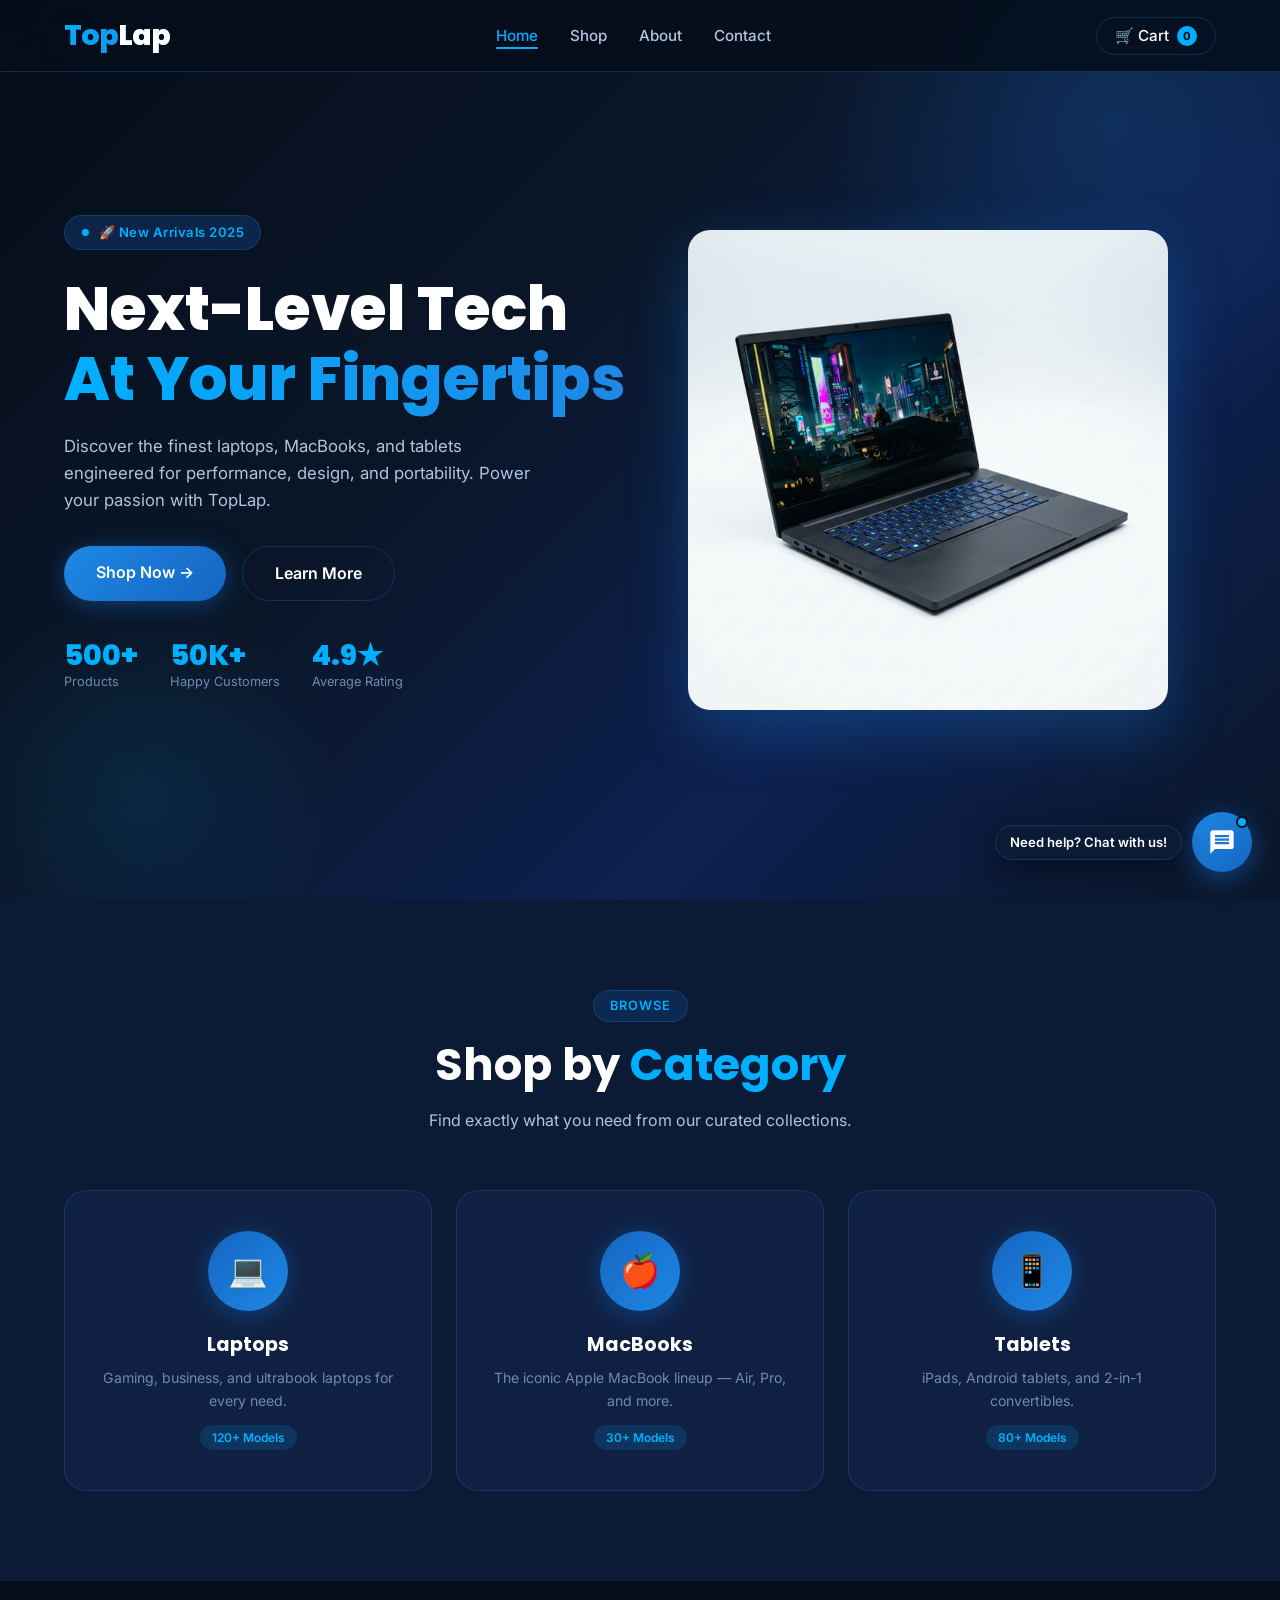
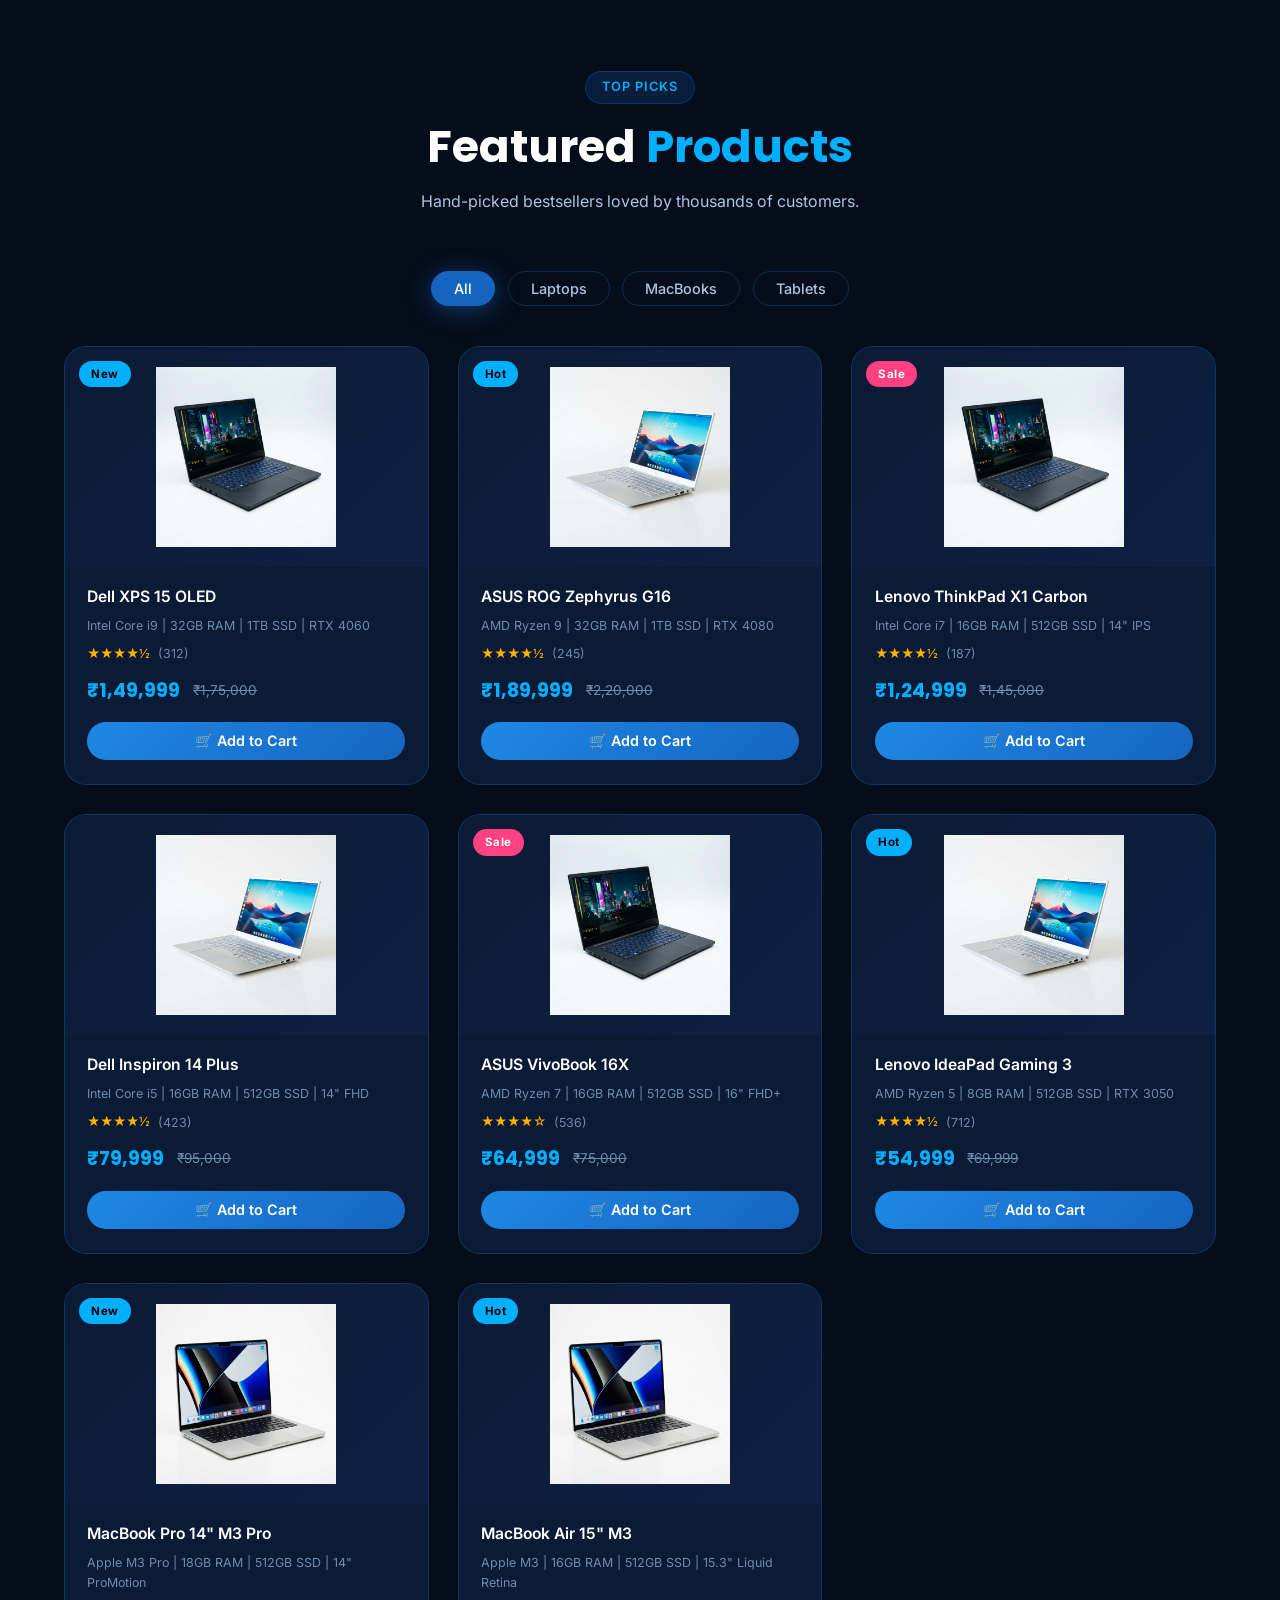
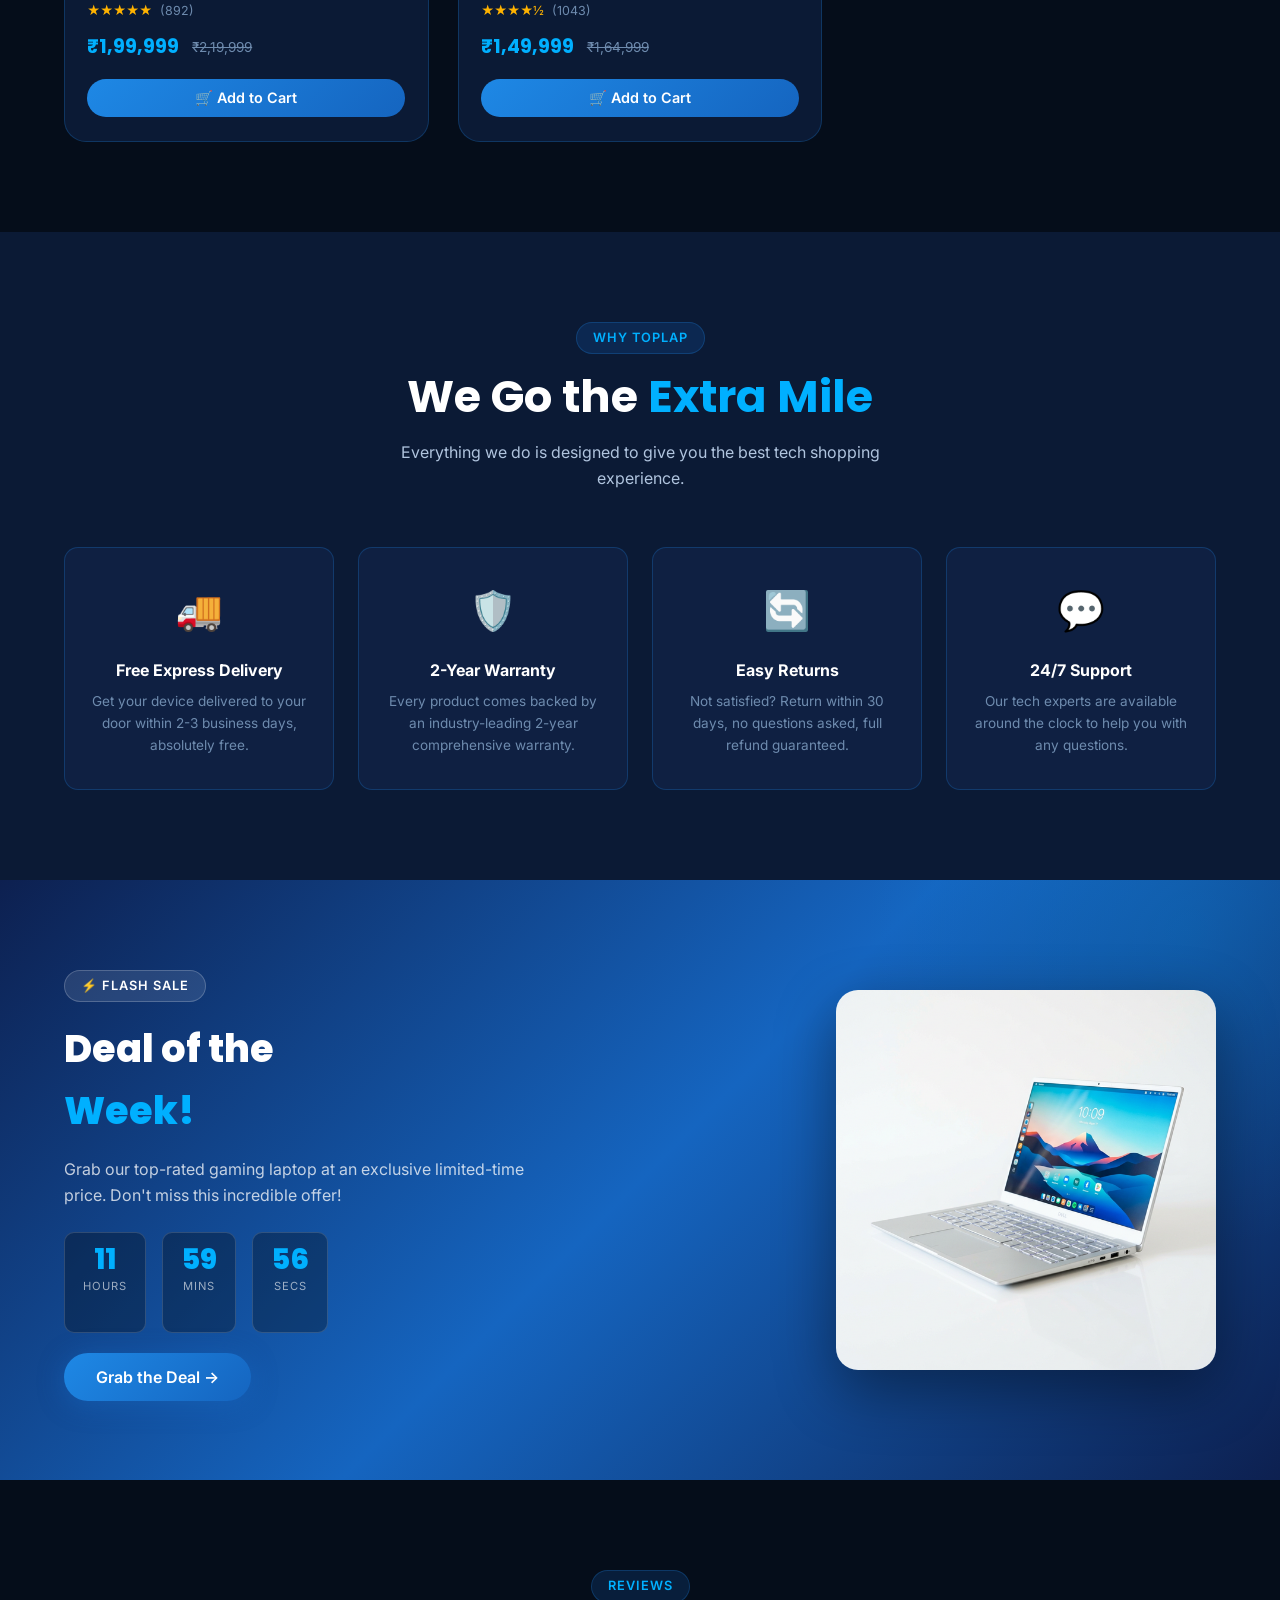
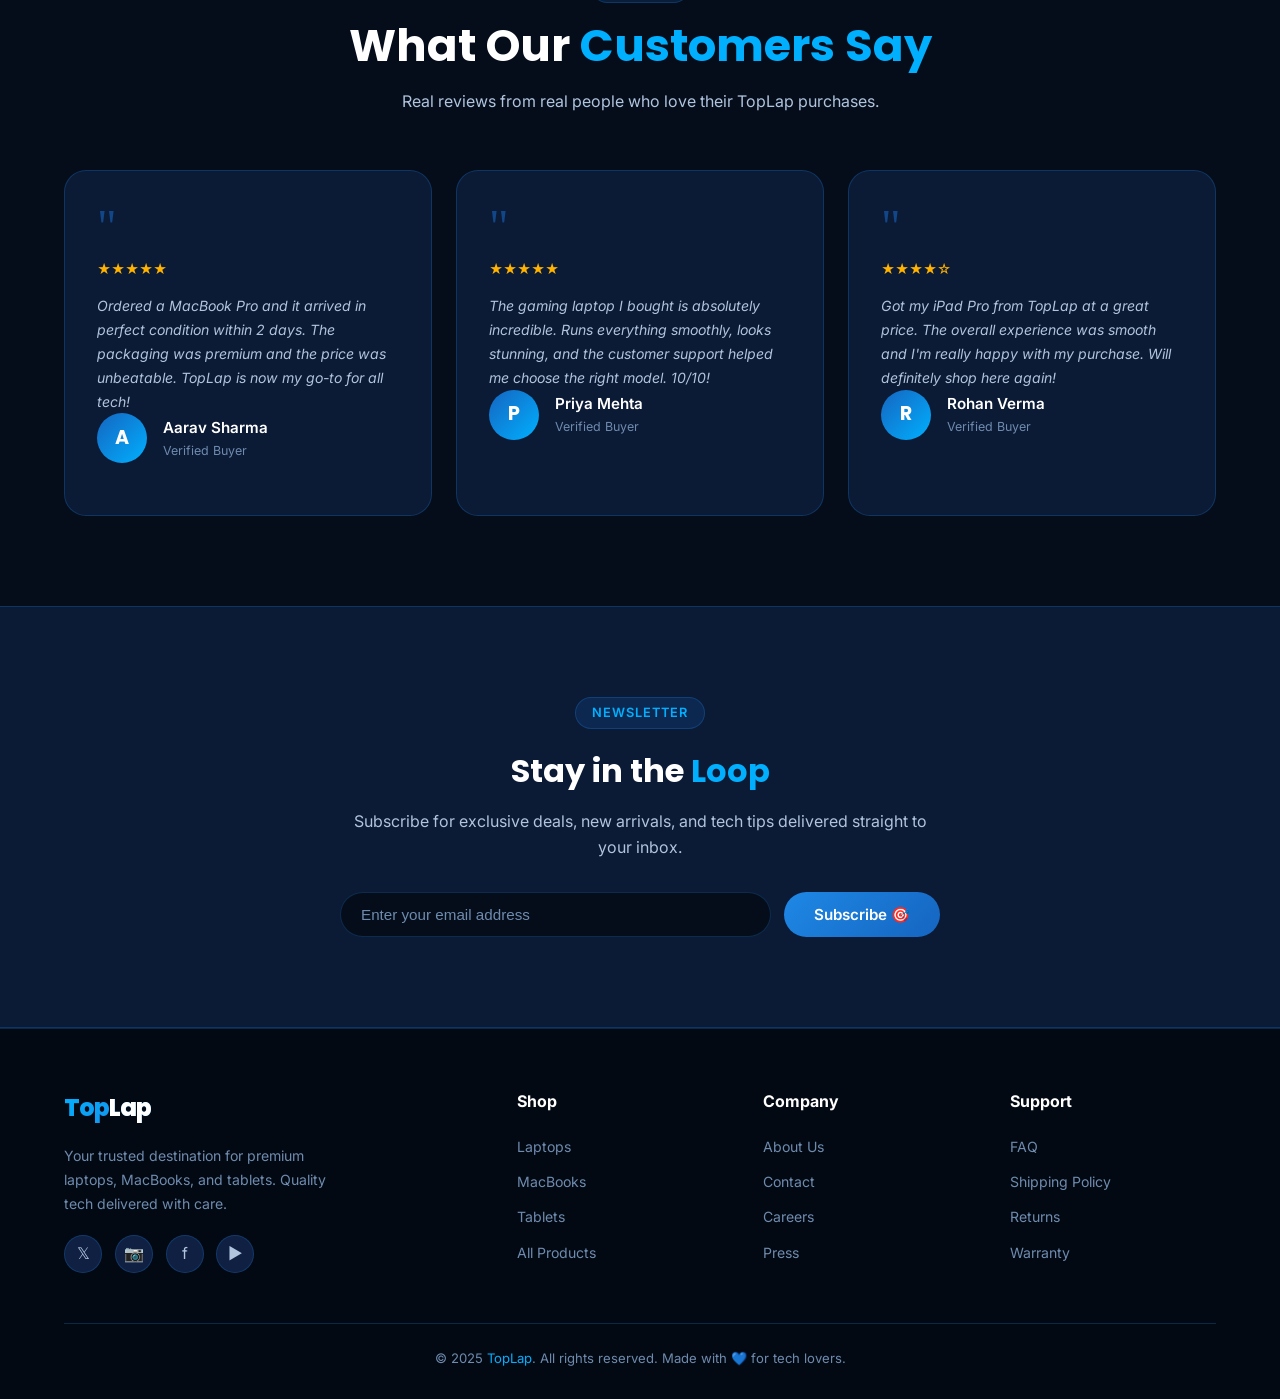
<file: index.html>
<!DOCTYPE html>
<html lang="en">
<head>
  <meta charset="UTF-8" />
  <meta name="viewport" content="width=device-width, initial-scale=1.0" />
  <title>TopLap – Premium Laptops, MacBooks & Tablets</title>
  <meta name="description" content="TopLap – Your destination for premium laptops, MacBooks, and tablets. Shop the latest tech at unbeatable prices." />
  <link rel="stylesheet" href="style.css" />
</head>
<body>

  <!-- ===== NAVBAR ===== -->
  <nav id="navbar">
    <a href="index.html" class="logo">Top<span>Lap</span></a>
    <ul class="nav-links" id="navLinks">
      <li><a href="index.html" class="active">Home</a></li>
      <li><a href="shop.html">Shop</a></li>
      <li><a href="about.html">About</a></li>
      <li><a href="contact.html">Contact</a></li>
    </ul>
    <div class="nav-actions">
      <button class="cart-btn" id="cartToggle" aria-label="Open Cart">
        🛒 Cart <span class="cart-count" id="cartCount">0</span>
      </button>
      <div class="hamburger" id="hamburger" aria-label="Menu">
        <span></span><span></span><span></span>
      </div>
    </div>
  </nav>

  <!-- ===== HERO ===== -->
  <section class="hero" id="home">
    <div class="hero-content">
      <div class="hero-badge">🚀 New Arrivals 2025</div>
      <h1>Next-Level Tech<br><span>At Your Fingertips</span></h1>
      <p>Discover the finest laptops, MacBooks, and tablets engineered for performance, design, and portability. Power your passion with TopLap.</p>
      <div class="hero-btns">
        <a href="shop.html" class="btn-primary">Shop Now →</a>
        <a href="about.html" class="btn-outline">Learn More</a>
      </div>
      <div class="hero-stats">
        <div class="stat-item">
          <h3>500+</h3>
          <p>Products</p>
        </div>
        <div class="stat-item">
          <h3>50K+</h3>
          <p>Happy Customers</p>
        </div>
        <div class="stat-item">
          <h3>4.9★</h3>
          <p>Average Rating</p>
        </div>
      </div>
    </div>
    <div class="hero-visual">
      <div class="hero-img-wrap">
        <img src="images/laptop.png" alt="Featured Laptop" />
      </div>
    </div>
  </section>

  <!-- ===== CATEGORIES ===== -->
  <section class="categories">
    <div class="section-header">
      <span class="section-tag">Browse</span>
      <h2>Shop by <span>Category</span></h2>
      <p>Find exactly what you need from our curated collections.</p>
    </div>
    <div class="cats-grid">
      <a href="shop.html?cat=laptops" class="cat-card">
        <div class="cat-icon">💻</div>
        <h3>Laptops</h3>
        <p>Gaming, business, and ultrabook laptops for every need.</p>
        <span class="cat-count">120+ Models</span>
      </a>
      <a href="shop.html?cat=macbooks" class="cat-card">
        <div class="cat-icon">🍎</div>
        <h3>MacBooks</h3>
        <p>The iconic Apple MacBook lineup — Air, Pro, and more.</p>
        <span class="cat-count">30+ Models</span>
      </a>
      <a href="shop.html?cat=tablets" class="cat-card">
        <div class="cat-icon">📱</div>
        <h3>Tablets</h3>
        <p>iPads, Android tablets, and 2-in-1 convertibles.</p>
        <span class="cat-count">80+ Models</span>
      </a>
    </div>
  </section>

  <!-- ===== FEATURED PRODUCTS ===== -->
  <section class="featured">
    <div class="section-header">
      <span class="section-tag">Top Picks</span>
      <h2>Featured <span>Products</span></h2>
      <p>Hand-picked bestsellers loved by thousands of customers.</p>
    </div>
    <div class="filter-tabs">
      <button class="filter-tab active" data-filter="all">All</button>
      <button class="filter-tab" data-filter="laptops">Laptops</button>
      <button class="filter-tab" data-filter="macbooks">MacBooks</button>
      <button class="filter-tab" data-filter="tablets">Tablets</button>
    </div>
    <div class="products-grid" id="featuredGrid">
      <!-- Injected by JS -->
    </div>
  </section>

  <!-- ===== WHY US ===== -->
  <section class="features">
    <div class="section-header">
      <span class="section-tag">Why TopLap</span>
      <h2>We Go the <span>Extra Mile</span></h2>
      <p>Everything we do is designed to give you the best tech shopping experience.</p>
    </div>
    <div class="features-grid">
      <div class="feature-card">
        <span class="feature-icon">🚚</span>
        <h3>Free Express Delivery</h3>
        <p>Get your device delivered to your door within 2-3 business days, absolutely free.</p>
      </div>
      <div class="feature-card">
        <span class="feature-icon">🛡️</span>
        <h3>2-Year Warranty</h3>
        <p>Every product comes backed by an industry-leading 2-year comprehensive warranty.</p>
      </div>
      <div class="feature-card">
        <span class="feature-icon">🔄</span>
        <h3>Easy Returns</h3>
        <p>Not satisfied? Return within 30 days, no questions asked, full refund guaranteed.</p>
      </div>
      <div class="feature-card">
        <span class="feature-icon">💬</span>
        <h3>24/7 Support</h3>
        <p>Our tech experts are available around the clock to help you with any questions.</p>
      </div>
    </div>
  </section>

  <!-- ===== DEALS ===== -->
  <section class="deals">
    <div class="deals-inner">
      <div class="deals-content">
        <span class="section-tag">⚡ Flash Sale</span>
        <h2>Deal of the<br><span>Week!</span></h2>
        <p>Grab our top-rated gaming laptop at an exclusive limited-time price. Don't miss this incredible offer!</p>
        <div class="countdown">
          <div class="count-box"><span id="cH">00</span><p>Hours</p></div>
          <div class="count-box"><span id="cM">00</span><p>Mins</p></div>
          <div class="count-box"><span id="cS">00</span><p>Secs</p></div>
        </div>
        <a href="shop.html" class="btn-primary">Grab the Deal →</a>
      </div>
      <div class="deals-product">
        <img src="images/laptop2.png" alt="Deal Laptop" />
      </div>
    </div>
  </section>

  <!-- ===== TESTIMONIALS ===== -->
  <section class="testimonials">
    <div class="section-header">
      <span class="section-tag">Reviews</span>
      <h2>What Our <span>Customers Say</span></h2>
      <p>Real reviews from real people who love their TopLap purchases.</p>
    </div>
    <div class="testimonials-grid">
      <div class="testimonial-card">
        <div class="quote-mark">"</div>
        <div class="testimonial-stars">★★★★★</div>
        <p class="review">Ordered a MacBook Pro and it arrived in perfect condition within 2 days. The packaging was premium and the price was unbeatable. TopLap is now my go-to for all tech!</p>
        <div class="testimonial-header">
          <div class="avatar">A</div>
          <div><h4>Aarav Sharma</h4><p>Verified Buyer</p></div>
        </div>
      </div>
      <div class="testimonial-card">
        <div class="quote-mark">"</div>
        <div class="testimonial-stars">★★★★★</div>
        <p class="review">The gaming laptop I bought is absolutely incredible. Runs everything smoothly, looks stunning, and the customer support helped me choose the right model. 10/10!</p>
        <div class="testimonial-header">
          <div class="avatar">P</div>
          <div><h4>Priya Mehta</h4><p>Verified Buyer</p></div>
        </div>
      </div>
      <div class="testimonial-card">
        <div class="quote-mark">"</div>
        <div class="testimonial-stars">★★★★☆</div>
        <p class="review">Got my iPad Pro from TopLap at a great price. The overall experience was smooth and I'm really happy with my purchase. Will definitely shop here again!</p>
        <div class="testimonial-header">
          <div class="avatar">R</div>
          <div><h4>Rohan Verma</h4><p>Verified Buyer</p></div>
        </div>
      </div>
    </div>
  </section>

  <!-- ===== NEWSLETTER ===== -->
  <section class="newsletter">
    <div class="newsletter-inner">
      <span class="section-tag">Newsletter</span>
      <h2>Stay in the <span>Loop</span></h2>
      <p>Subscribe for exclusive deals, new arrivals, and tech tips delivered straight to your inbox.</p>
      <form class="newsletter-form" onsubmit="handleNewsletter(event)">
        <input type="email" placeholder="Enter your email address" required id="nlEmail" />
        <button type="submit">Subscribe 🎯</button>
      </form>
    </div>
  </section>

  <!-- ===== FOOTER ===== -->
  <footer>
    <div class="footer-grid">
      <div class="footer-brand">
        <a href="index.html" class="logo">Top<span style="-webkit-text-fill-color:#fff">Lap</span></a>
        <p>Your trusted destination for premium laptops, MacBooks, and tablets. Quality tech delivered with care.</p>
        <div class="socials">
          <a href="#" class="social-btn" title="Twitter">𝕏</a>
          <a href="#" class="social-btn" title="Instagram">📷</a>
          <a href="#" class="social-btn" title="Facebook">f</a>
          <a href="#" class="social-btn" title="YouTube">▶</a>
        </div>
      </div>
      <div class="footer-col">
        <h4>Shop</h4>
        <ul>
          <li><a href="shop.html?cat=laptops">Laptops</a></li>
          <li><a href="shop.html?cat=macbooks">MacBooks</a></li>
          <li><a href="shop.html?cat=tablets">Tablets</a></li>
          <li><a href="shop.html">All Products</a></li>
        </ul>
      </div>
      <div class="footer-col">
        <h4>Company</h4>
        <ul>
          <li><a href="about.html">About Us</a></li>
          <li><a href="contact.html">Contact</a></li>
          <li><a href="#">Careers</a></li>
          <li><a href="#">Press</a></li>
        </ul>
      </div>
      <div class="footer-col">
        <h4>Support</h4>
        <ul>
          <li><a href="#">FAQ</a></li>
          <li><a href="#">Shipping Policy</a></li>
          <li><a href="#">Returns</a></li>
          <li><a href="#">Warranty</a></li>
        </ul>
      </div>
    </div>
    <div class="footer-bottom">
      <p>© 2025 <span>TopLap</span>. All rights reserved. Made with 💙 for tech lovers.</p>
    </div>
  </footer>

  <!-- ===== CART SIDEBAR ===== -->
  <div class="cart-overlay" id="cartOverlay"></div>
  <div class="cart-sidebar" id="cartSidebar">
    <div class="cart-header">
      <h3>🛒 Your Cart</h3>
      <button class="cart-close" id="cartClose">✕</button>
    </div>
    <div class="cart-items" id="cartItems"></div>
    <div class="cart-footer" id="cartFooter" style="display:none">
      <div class="cart-total-row"><span>Total:</span><span id="cartTotal">₹0</span></div>
      <button class="checkout-btn" onclick="handleCheckout()">Checkout 🚀</button>
    </div>
  </div>

  <!-- ===== TOAST ===== -->
  <div class="toast" id="toast">
    <span class="toast-icon">✅</span>
    <span id="toastMsg">Added to cart!</span>
  </div>


  <!-- ===== CHATBOT WIDGET ===== -->
  <div id="chatbot-widget">
    <div id="chatbot-window">
      <iframe
        src="https://www.chatbase.co/chatbot-iframe/JonvJYSqq4-qjOb5MCHRj"
        title="TopLap Support Chat"
        loading="lazy"
      ></iframe>
    </div>
    <button id="chatbot-toggle" aria-label="Open chat support" aria-expanded="false">
      <!-- Chat icon -->
      <svg class="chat-icon" viewBox="0 0 24 24" xmlns="http://www.w3.org/2000/svg">
        <path d="M20 2H4C2.9 2 2 2.9 2 4v18l4-4h14c1.1 0 2-.9 2-2V4c0-1.1-.9-2-2-2zm-2 12H6v-2h12v2zm0-3H6V9h12v2zm0-3H6V6h12v2z"/>
      </svg>
      <!-- Close icon -->
      <svg class="close-icon" viewBox="0 0 24 24" xmlns="http://www.w3.org/2000/svg">
        <path d="M19 6.41L17.59 5 12 10.59 6.41 5 5 6.41 10.59 12 5 17.59 6.41 19 12 13.41 17.59 19 19 17.59 13.41 12z"/>
      </svg>
    </button>
    <span id="chatbot-label">Need help? Chat with us!</span>
  </div>
  <script>
    (function() {
      var btn    = document.getElementById('chatbot-toggle');
      var win    = document.getElementById('chatbot-window');
      var label  = document.getElementById('chatbot-label');
      var isOpen = false;
      // Hide label after 4 s
      setTimeout(function(){ label.classList.add('hidden'); }, 4000);
      btn.addEventListener('click', function() {
        isOpen = !isOpen;
        btn.classList.toggle('open', isOpen);
        win.classList.toggle('open', isOpen);
        btn.setAttribute('aria-expanded', isOpen);
        label.classList.add('hidden');
      });
    })();
  </script>

  <script src="script.js"></script>
</body>
</html>
</file>
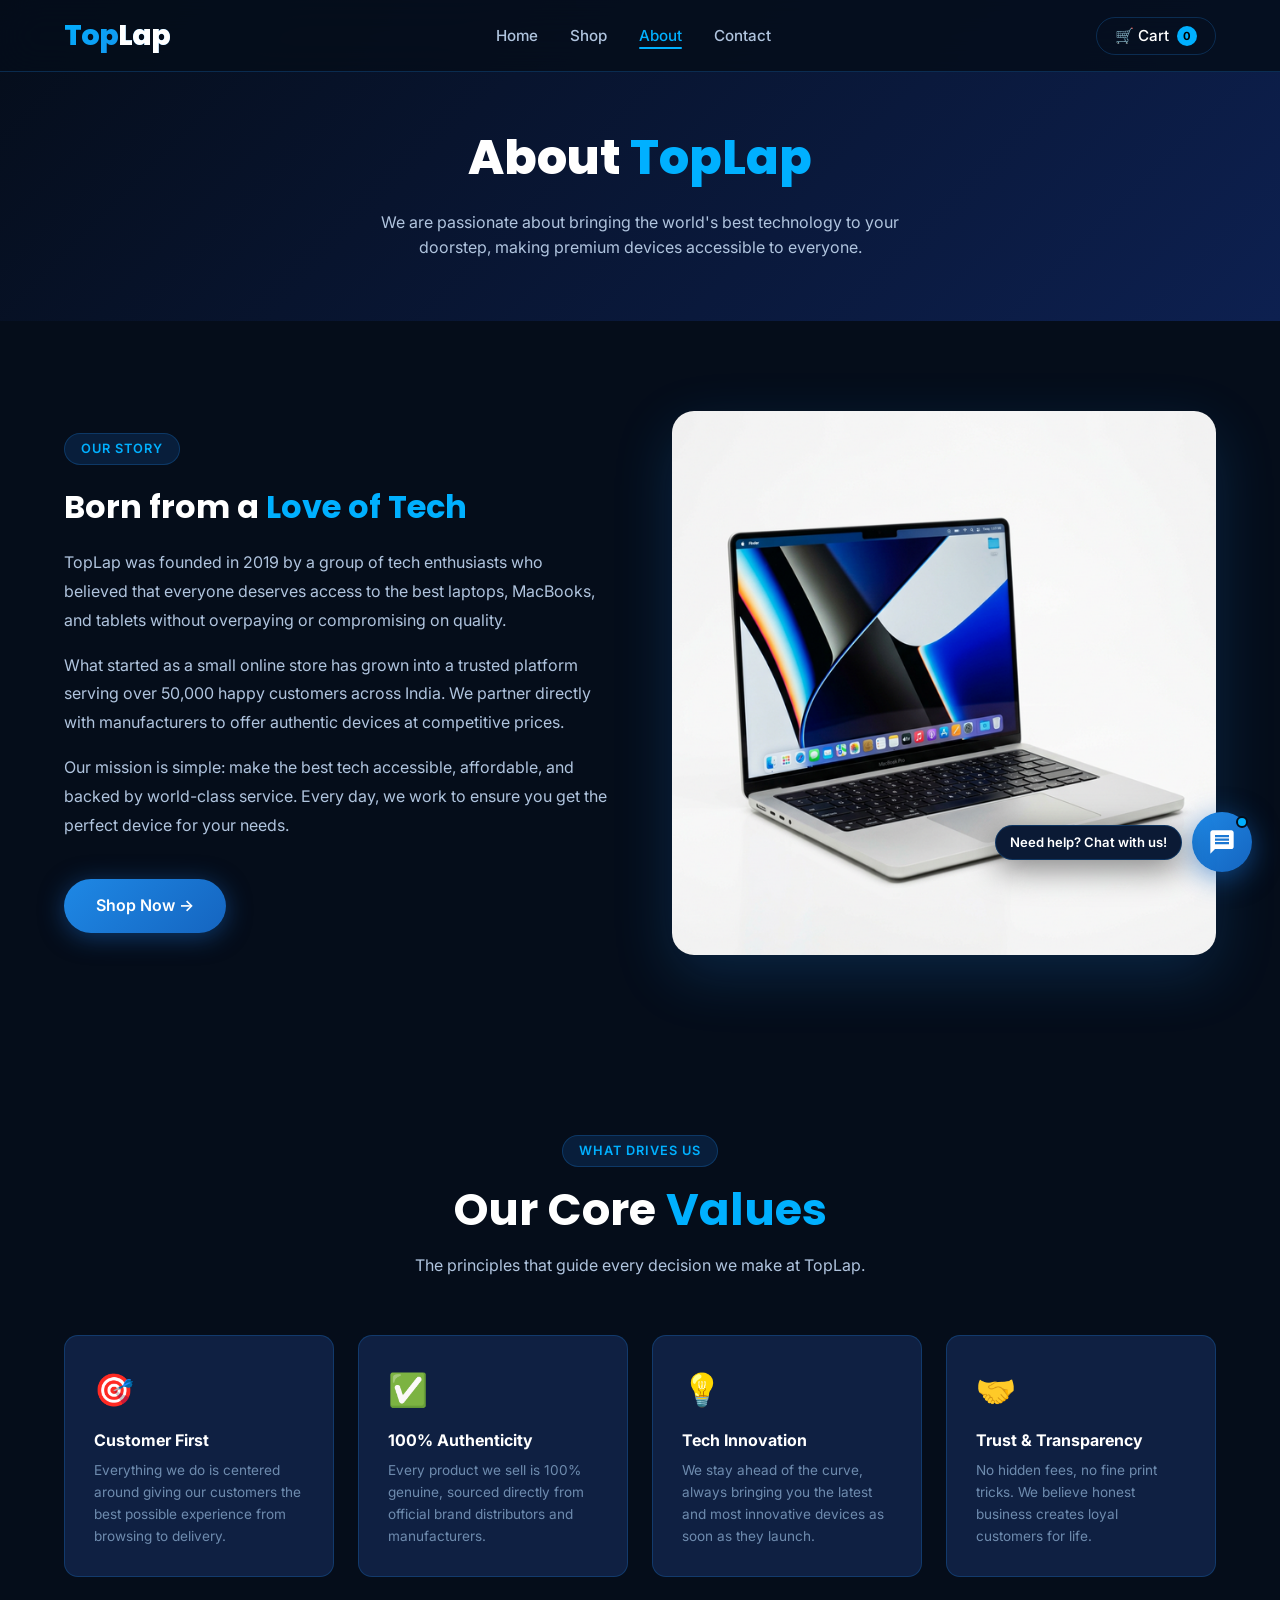
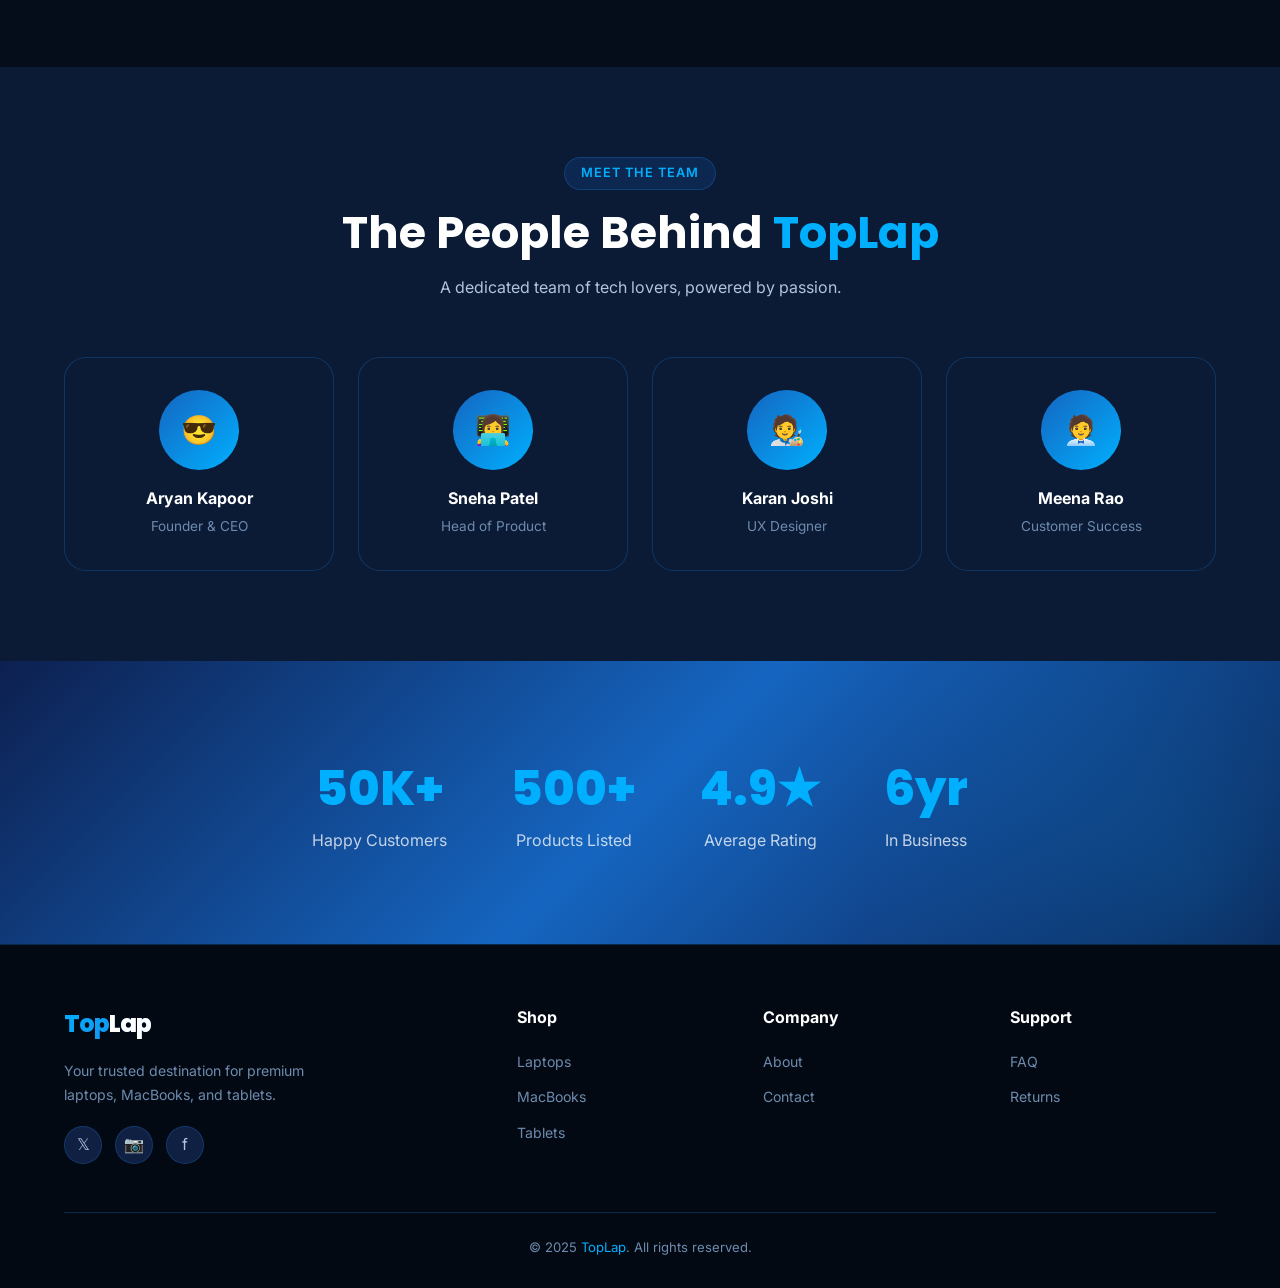
<file: about.html>
<!DOCTYPE html>
<html lang="en">

<head>
    <meta charset="UTF-8" />
    <meta name="viewport" content="width=device-width, initial-scale=1.0" />
    <title>About Us – TopLap</title>
    <meta name="description"
        content="Learn about TopLap – our story, mission, and the team behind your favorite tech store." />
    <link rel="stylesheet" href="style.css" />
</head>

<body>

    <!-- NAVBAR -->
    <nav id="navbar">
        <a href="index.html" class="logo">Top<span>Lap</span></a>
        <ul class="nav-links" id="navLinks">
            <li><a href="index.html">Home</a></li>
            <li><a href="shop.html">Shop</a></li>
            <li><a href="about.html" class="active">About</a></li>
            <li><a href="contact.html">Contact</a></li>
        </ul>
        <div class="nav-actions">
            <button class="cart-btn" id="cartToggle">🛒 Cart <span class="cart-count" id="cartCount">0</span></button>
            <div class="hamburger" id="hamburger"><span></span><span></span><span></span></div>
        </div>
    </nav>

    <!-- ABOUT HERO -->
    <div class="about-hero">
        <div>
            <h1>About <span>TopLap</span></h1>
            <p>We are passionate about bringing the world's best technology to your doorstep, making premium devices
                accessible to everyone.</p>
        </div>
    </div>

    <!-- OUR STORY -->
    <section class="about-story">
        <div class="about-inner">
            <div class="about-text">
                <span class="section-tag">Our Story</span>
                <h2>Born from a <span>Love of Tech</span></h2>
                <p>TopLap was founded in 2019 by a group of tech enthusiasts who believed that everyone deserves access
                    to the best laptops, MacBooks, and tablets without overpaying or compromising on quality.</p>
                <p>What started as a small online store has grown into a trusted platform serving over 50,000 happy
                    customers across India. We partner directly with manufacturers to offer authentic devices at
                    competitive prices.</p>
                <p>Our mission is simple: make the best tech accessible, affordable, and backed by world-class service.
                    Every day, we work to ensure you get the perfect device for your needs.</p>
                <a href="shop.html" class="btn-primary" style="display:inline-flex;margin-top:1.5rem;">Shop Now →</a>
            </div>
            <div class="about-img">
                <img src="images/macbook.png" alt="TopLap MacBook" style="border-radius:22px;" />
            </div>
        </div>
    </section>

    <!-- VALUES -->
    <section class="features" style="background: var(--bg-dark);">
        <div class="section-header">
            <span class="section-tag">What Drives Us</span>
            <h2>Our Core <span>Values</span></h2>
            <p>The principles that guide every decision we make at TopLap.</p>
        </div>
        <div class="values-grid">
            <div class="value-card">
                <span class="vi">🎯</span>
                <h3>Customer First</h3>
                <p>Everything we do is centered around giving our customers the best possible experience from browsing
                    to delivery.</p>
            </div>
            <div class="value-card">
                <span class="vi">✅</span>
                <h3>100% Authenticity</h3>
                <p>Every product we sell is 100% genuine, sourced directly from official brand distributors and
                    manufacturers.</p>
            </div>
            <div class="value-card">
                <span class="vi">💡</span>
                <h3>Tech Innovation</h3>
                <p>We stay ahead of the curve, always bringing you the latest and most innovative devices as soon as
                    they launch.</p>
            </div>
            <div class="value-card">
                <span class="vi">🤝</span>
                <h3>Trust & Transparency</h3>
                <p>No hidden fees, no fine print tricks. We believe honest business creates loyal customers for life.
                </p>
            </div>
        </div>
    </section>

    <!-- TEAM -->
    <section class="features" style="background: var(--bg-card);">
        <div class="section-header">
            <span class="section-tag">Meet the Team</span>
            <h2>The People Behind <span>TopLap</span></h2>
            <p>A dedicated team of tech lovers, powered by passion.</p>
        </div>
        <div class="team-grid">
            <div class="team-card">
                <div class="team-avatar">😎</div>
                <h3>Aryan Kapoor</h3>
                <p>Founder & CEO</p>
            </div>
            <div class="team-card">
                <div class="team-avatar">👩‍💻</div>
                <h3>Sneha Patel</h3>
                <p>Head of Product</p>
            </div>
            <div class="team-card">
                <div class="team-avatar">🧑‍🎨</div>
                <h3>Karan Joshi</h3>
                <p>UX Designer</p>
            </div>
            <div class="team-card">
                <div class="team-avatar">🧑‍💼</div>
                <h3>Meena Rao</h3>
                <p>Customer Success</p>
            </div>
        </div>
    </section>

    <!-- STATS -->
    <section class="deals">
        <div class="deals-inner" style="justify-content:center;gap:4rem;flex-wrap:wrap;text-align:center;">
            <div>
                <h2 style="font-family:Poppins,sans-serif;font-size:3rem;font-weight:800;color:var(--accent)">50K+</h2>
                <p style="color:rgba(255,255,255,0.75)">Happy Customers</p>
            </div>
            <div>
                <h2 style="font-family:Poppins,sans-serif;font-size:3rem;font-weight:800;color:var(--accent)">500+</h2>
                <p style="color:rgba(255,255,255,0.75)">Products Listed</p>
            </div>
            <div>
                <h2 style="font-family:Poppins,sans-serif;font-size:3rem;font-weight:800;color:var(--accent)">4.9★</h2>
                <p style="color:rgba(255,255,255,0.75)">Average Rating</p>
            </div>
            <div>
                <h2 style="font-family:Poppins,sans-serif;font-size:3rem;font-weight:800;color:var(--accent)">6yr</h2>
                <p style="color:rgba(255,255,255,0.75)">In Business</p>
            </div>
        </div>
    </section>

    <!-- FOOTER -->
    <footer>
        <div class="footer-grid">
            <div class="footer-brand">
                <a href="index.html" class="logo">Top<span style="-webkit-text-fill-color:#fff">Lap</span></a>
                <p>Your trusted destination for premium laptops, MacBooks, and tablets.</p>
                <div class="socials">
                    <a href="#" class="social-btn">𝕏</a>
                    <a href="#" class="social-btn">📷</a>
                    <a href="#" class="social-btn">f</a>
                </div>
            </div>
            <div class="footer-col">
                <h4>Shop</h4>
                <ul>
                    <li><a href="shop.html">Laptops</a></li>
                    <li><a href="shop.html">MacBooks</a></li>
                    <li><a href="shop.html">Tablets</a></li>
                </ul>
            </div>
            <div class="footer-col">
                <h4>Company</h4>
                <ul>
                    <li><a href="about.html">About</a></li>
                    <li><a href="contact.html">Contact</a></li>
                </ul>
            </div>
            <div class="footer-col">
                <h4>Support</h4>
                <ul>
                    <li><a href="#">FAQ</a></li>
                    <li><a href="#">Returns</a></li>
                </ul>
            </div>
        </div>
        <div class="footer-bottom">
            <p>© 2025 <span>TopLap</span>. All rights reserved.</p>
        </div>
    </footer>

    <div class="cart-overlay" id="cartOverlay"></div>
    <div class="cart-sidebar" id="cartSidebar">
        <div class="cart-header">
            <h3>🛒 Your Cart</h3><button class="cart-close" id="cartClose">✕</button>
        </div>
        <div class="cart-items" id="cartItems"></div>
        <div class="cart-footer" id="cartFooter" style="display:none">
            <div class="cart-total-row"><span>Total:</span><span id="cartTotal">₹0</span></div>
            <button class="checkout-btn" onclick="handleCheckout()">Checkout 🚀</button>
        </div>
    </div>
    <div class="toast" id="toast"><span class="toast-icon">✅</span><span id="toastMsg">Added to cart!</span></div>


    <!-- ===== CHATBOT WIDGET ===== -->
    <div id="chatbot-widget">
      <div id="chatbot-window">
        <iframe
          src="https://www.chatbase.co/chatbot-iframe/JonvJYSqq4-qjOb5MCHRj"
          title="TopLap Support Chat"
          loading="lazy"
        ></iframe>
      </div>
      <button id="chatbot-toggle" aria-label="Open chat support" aria-expanded="false">
        <svg class="chat-icon" viewBox="0 0 24 24" xmlns="http://www.w3.org/2000/svg">
          <path d="M20 2H4C2.9 2 2 2.9 2 4v18l4-4h14c1.1 0 2-.9 2-2V4c0-1.1-.9-2-2-2zm-2 12H6v-2h12v2zm0-3H6V9h12v2zm0-3H6V6h12v2z"/>
        </svg>
        <svg class="close-icon" viewBox="0 0 24 24" xmlns="http://www.w3.org/2000/svg">
          <path d="M19 6.41L17.59 5 12 10.59 6.41 5 5 6.41 10.59 12 5 17.59 6.41 19 12 13.41 17.59 19 19 17.59 13.41 12z"/>
        </svg>
      </button>
      <span id="chatbot-label">Need help? Chat with us!</span>
    </div>
    <script>
      (function() {
        var btn    = document.getElementById('chatbot-toggle');
        var win    = document.getElementById('chatbot-window');
        var label  = document.getElementById('chatbot-label');
        var isOpen = false;
        setTimeout(function(){ label.classList.add('hidden'); }, 4000);
        btn.addEventListener('click', function() {
          isOpen = !isOpen;
          btn.classList.toggle('open', isOpen);
          win.classList.toggle('open', isOpen);
          btn.setAttribute('aria-expanded', isOpen);
          label.classList.add('hidden');
        });
      })();
    </script>

    <script src="script.js"></script>
</body>

</html>
</file>
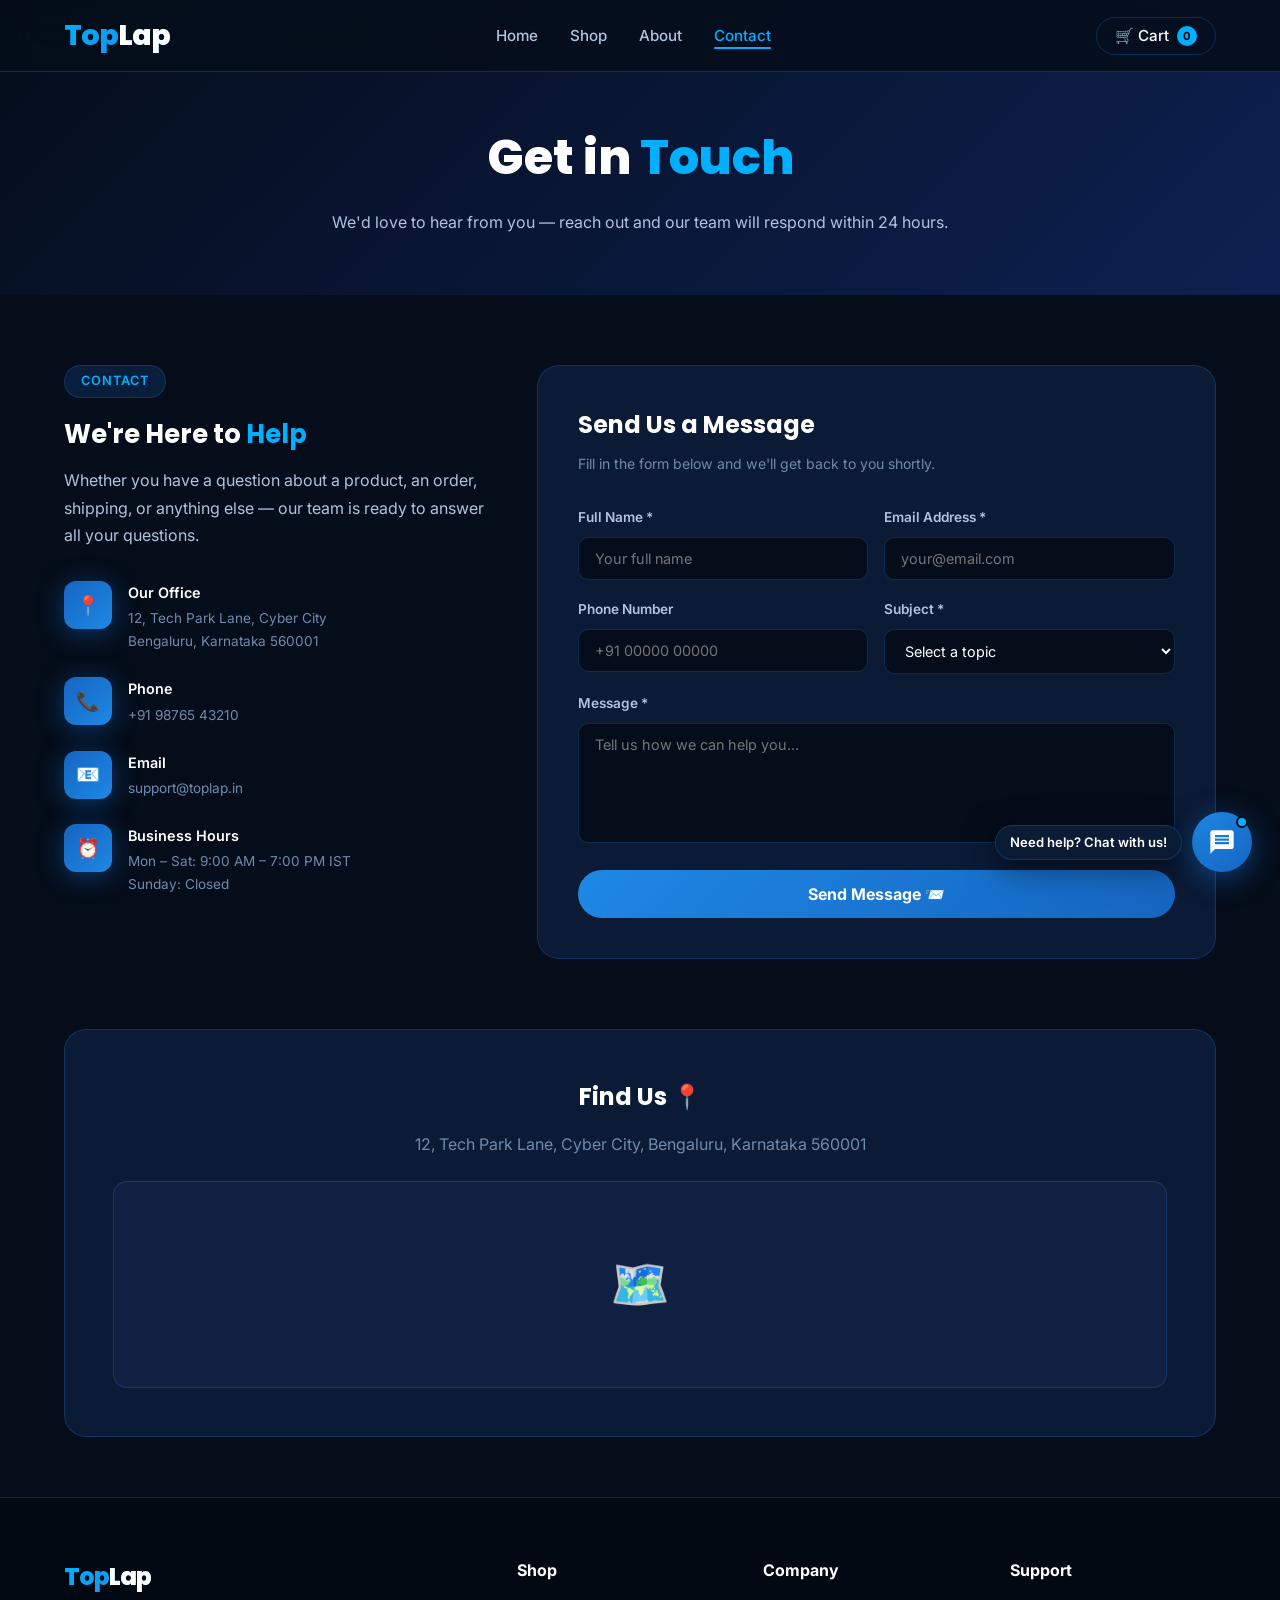
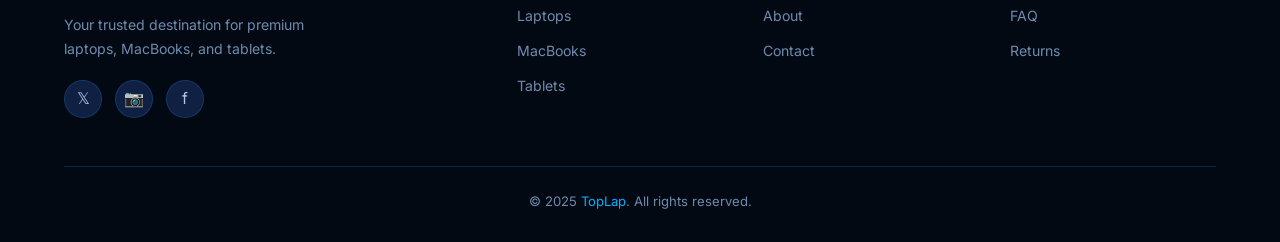
<file: contact.html>
<!DOCTYPE html>
<html lang="en">

<head>
    <meta charset="UTF-8" />
    <meta name="viewport" content="width=device-width, initial-scale=1.0" />
    <title>Contact Us – TopLap</title>
    <meta name="description"
        content="Get in touch with TopLap. We're here to help with any questions about laptops, MacBooks, and tablets." />
    <link rel="stylesheet" href="style.css" />
</head>

<body>

    <!-- NAVBAR -->
    <nav id="navbar">
        <a href="index.html" class="logo">Top<span>Lap</span></a>
        <ul class="nav-links" id="navLinks">
            <li><a href="index.html">Home</a></li>
            <li><a href="shop.html">Shop</a></li>
            <li><a href="about.html">About</a></li>
            <li><a href="contact.html" class="active">Contact</a></li>
        </ul>
        <div class="nav-actions">
            <button class="cart-btn" id="cartToggle">🛒 Cart <span class="cart-count" id="cartCount">0</span></button>
            <div class="hamburger" id="hamburger"><span></span><span></span><span></span></div>
        </div>
    </nav>

    <!-- CONTACT HERO -->
    <div class="contact-hero">
        <div>
            <h1>Get in <span>Touch</span></h1>
            <p>We'd love to hear from you — reach out and our team will respond within 24 hours.</p>
        </div>
    </div>

    <!-- CONTACT LAYOUT -->
    <div class="contact-layout">
        <!-- Info -->
        <div class="contact-info">
            <span class="section-tag">Contact</span>
            <h2>We're Here to <span>Help</span></h2>
            <p>Whether you have a question about a product, an order, shipping, or anything else — our team is ready to
                answer all your questions.</p>

            <div class="contact-item">
                <div class="contact-icon">📍</div>
                <div>
                    <h4>Our Office</h4>
                    <p>12, Tech Park Lane, Cyber City<br>Bengaluru, Karnataka 560001</p>
                </div>
            </div>
            <div class="contact-item">
                <div class="contact-icon">📞</div>
                <div>
                    <h4>Phone</h4>
                    <p>+91 98765 43210</p>
                </div>
            </div>
            <div class="contact-item">
                <div class="contact-icon">📧</div>
                <div>
                    <h4>Email</h4>
                    <p>support@toplap.in</p>
                </div>
            </div>
            <div class="contact-item">
                <div class="contact-icon">⏰</div>
                <div>
                    <h4>Business Hours</h4>
                    <p>Mon – Sat: 9:00 AM – 7:00 PM IST<br>Sunday: Closed</p>
                </div>
            </div>
        </div>

        <!-- Form -->
        <div class="contact-form">
            <h2>Send Us a Message</h2>
            <p>Fill in the form below and we'll get back to you shortly.</p>
            <form id="contactForm" onsubmit="handleContactForm(event)">
                <div class="form-row">
                    <div class="form-group">
                        <label for="cfName">Full Name *</label>
                        <input type="text" id="cfName" placeholder="Your full name" required />
                    </div>
                    <div class="form-group">
                        <label for="cfEmail">Email Address *</label>
                        <input type="email" id="cfEmail" placeholder="your@email.com" required />
                    </div>
                </div>
                <div class="form-row">
                    <div class="form-group">
                        <label for="cfPhone">Phone Number</label>
                        <input type="tel" id="cfPhone" placeholder="+91 00000 00000" />
                    </div>
                    <div class="form-group">
                        <label for="cfSubject">Subject *</label>
                        <select id="cfSubject" required>
                            <option value="">Select a topic</option>
                            <option value="order">Order Inquiry</option>
                            <option value="product">Product Question</option>
                            <option value="return">Return / Refund</option>
                            <option value="warranty">Warranty Claim</option>
                            <option value="other">Other</option>
                        </select>
                    </div>
                </div>
                <div class="form-group">
                    <label for="cfMessage">Message *</label>
                    <textarea id="cfMessage" placeholder="Tell us how we can help you..." required></textarea>
                </div>
                <button class="form-submit" type="submit">Send Message 📨</button>
            </form>
        </div>
    </div>

    <!-- MAP-STYLE CARD -->
    <section style="padding:0 5% 60px;background:var(--bg-dark);">
        <div
            style="border-radius:22px;overflow:hidden;border:1px solid var(--border);background:var(--bg-card);padding:3rem;text-align:center;">
            <h3 style="font-family:Poppins,sans-serif;font-size:1.5rem;margin-bottom:1rem;">Find Us 📍</h3>
            <p style="color:var(--text-muted);margin-bottom:1.5rem;">12, Tech Park Lane, Cyber City, Bengaluru,
                Karnataka 560001</p>
            <div
                style="background:var(--bg-card2);border:1px solid var(--border);border-radius:14px;padding:4rem;display:flex;align-items:center;justify-content:center;font-size:3rem;">
                🗺️</div>
        </div>
    </section>

    <!-- FOOTER -->
    <footer>
        <div class="footer-grid">
            <div class="footer-brand">
                <a href="index.html" class="logo">Top<span style="-webkit-text-fill-color:#fff">Lap</span></a>
                <p>Your trusted destination for premium laptops, MacBooks, and tablets.</p>
                <div class="socials">
                    <a href="#" class="social-btn">𝕏</a>
                    <a href="#" class="social-btn">📷</a>
                    <a href="#" class="social-btn">f</a>
                </div>
            </div>
            <div class="footer-col">
                <h4>Shop</h4>
                <ul>
                    <li><a href="shop.html">Laptops</a></li>
                    <li><a href="shop.html">MacBooks</a></li>
                    <li><a href="shop.html">Tablets</a></li>
                </ul>
            </div>
            <div class="footer-col">
                <h4>Company</h4>
                <ul>
                    <li><a href="about.html">About</a></li>
                    <li><a href="contact.html">Contact</a></li>
                </ul>
            </div>
            <div class="footer-col">
                <h4>Support</h4>
                <ul>
                    <li><a href="#">FAQ</a></li>
                    <li><a href="#">Returns</a></li>
                </ul>
            </div>
        </div>
        <div class="footer-bottom">
            <p>© 2025 <span>TopLap</span>. All rights reserved.</p>
        </div>
    </footer>

    <div class="cart-overlay" id="cartOverlay"></div>
    <div class="cart-sidebar" id="cartSidebar">
        <div class="cart-header">
            <h3>🛒 Your Cart</h3><button class="cart-close" id="cartClose">✕</button>
        </div>
        <div class="cart-items" id="cartItems"></div>
        <div class="cart-footer" id="cartFooter" style="display:none">
            <div class="cart-total-row"><span>Total:</span><span id="cartTotal">₹0</span></div>
            <button class="checkout-btn" onclick="handleCheckout()">Checkout 🚀</button>
        </div>
    </div>
    <div class="toast" id="toast"><span class="toast-icon">✅</span><span id="toastMsg">Message sent!</span></div>


    <!-- ===== CHATBOT WIDGET ===== -->
    <div id="chatbot-widget">
      <div id="chatbot-window">
        <iframe
          src="https://www.chatbase.co/chatbot-iframe/JonvJYSqq4-qjOb5MCHRj"
          title="TopLap Support Chat"
          loading="lazy"
        ></iframe>
      </div>
      <button id="chatbot-toggle" aria-label="Open chat support" aria-expanded="false">
        <svg class="chat-icon" viewBox="0 0 24 24" xmlns="http://www.w3.org/2000/svg">
          <path d="M20 2H4C2.9 2 2 2.9 2 4v18l4-4h14c1.1 0 2-.9 2-2V4c0-1.1-.9-2-2-2zm-2 12H6v-2h12v2zm0-3H6V9h12v2zm0-3H6V6h12v2z"/>
        </svg>
        <svg class="close-icon" viewBox="0 0 24 24" xmlns="http://www.w3.org/2000/svg">
          <path d="M19 6.41L17.59 5 12 10.59 6.41 5 5 6.41 10.59 12 5 17.59 6.41 19 12 13.41 17.59 19 19 17.59 13.41 12z"/>
        </svg>
      </button>
      <span id="chatbot-label">Need help? Chat with us!</span>
    </div>
    <script>
      (function() {
        var btn    = document.getElementById('chatbot-toggle');
        var win    = document.getElementById('chatbot-window');
        var label  = document.getElementById('chatbot-label');
        var isOpen = false;
        setTimeout(function(){ label.classList.add('hidden'); }, 4000);
        btn.addEventListener('click', function() {
          isOpen = !isOpen;
          btn.classList.toggle('open', isOpen);
          win.classList.toggle('open', isOpen);
          btn.setAttribute('aria-expanded', isOpen);
          label.classList.add('hidden');
        });
      })();
    </script>

    <script src="script.js"></script>
</body>

</html>
</file>
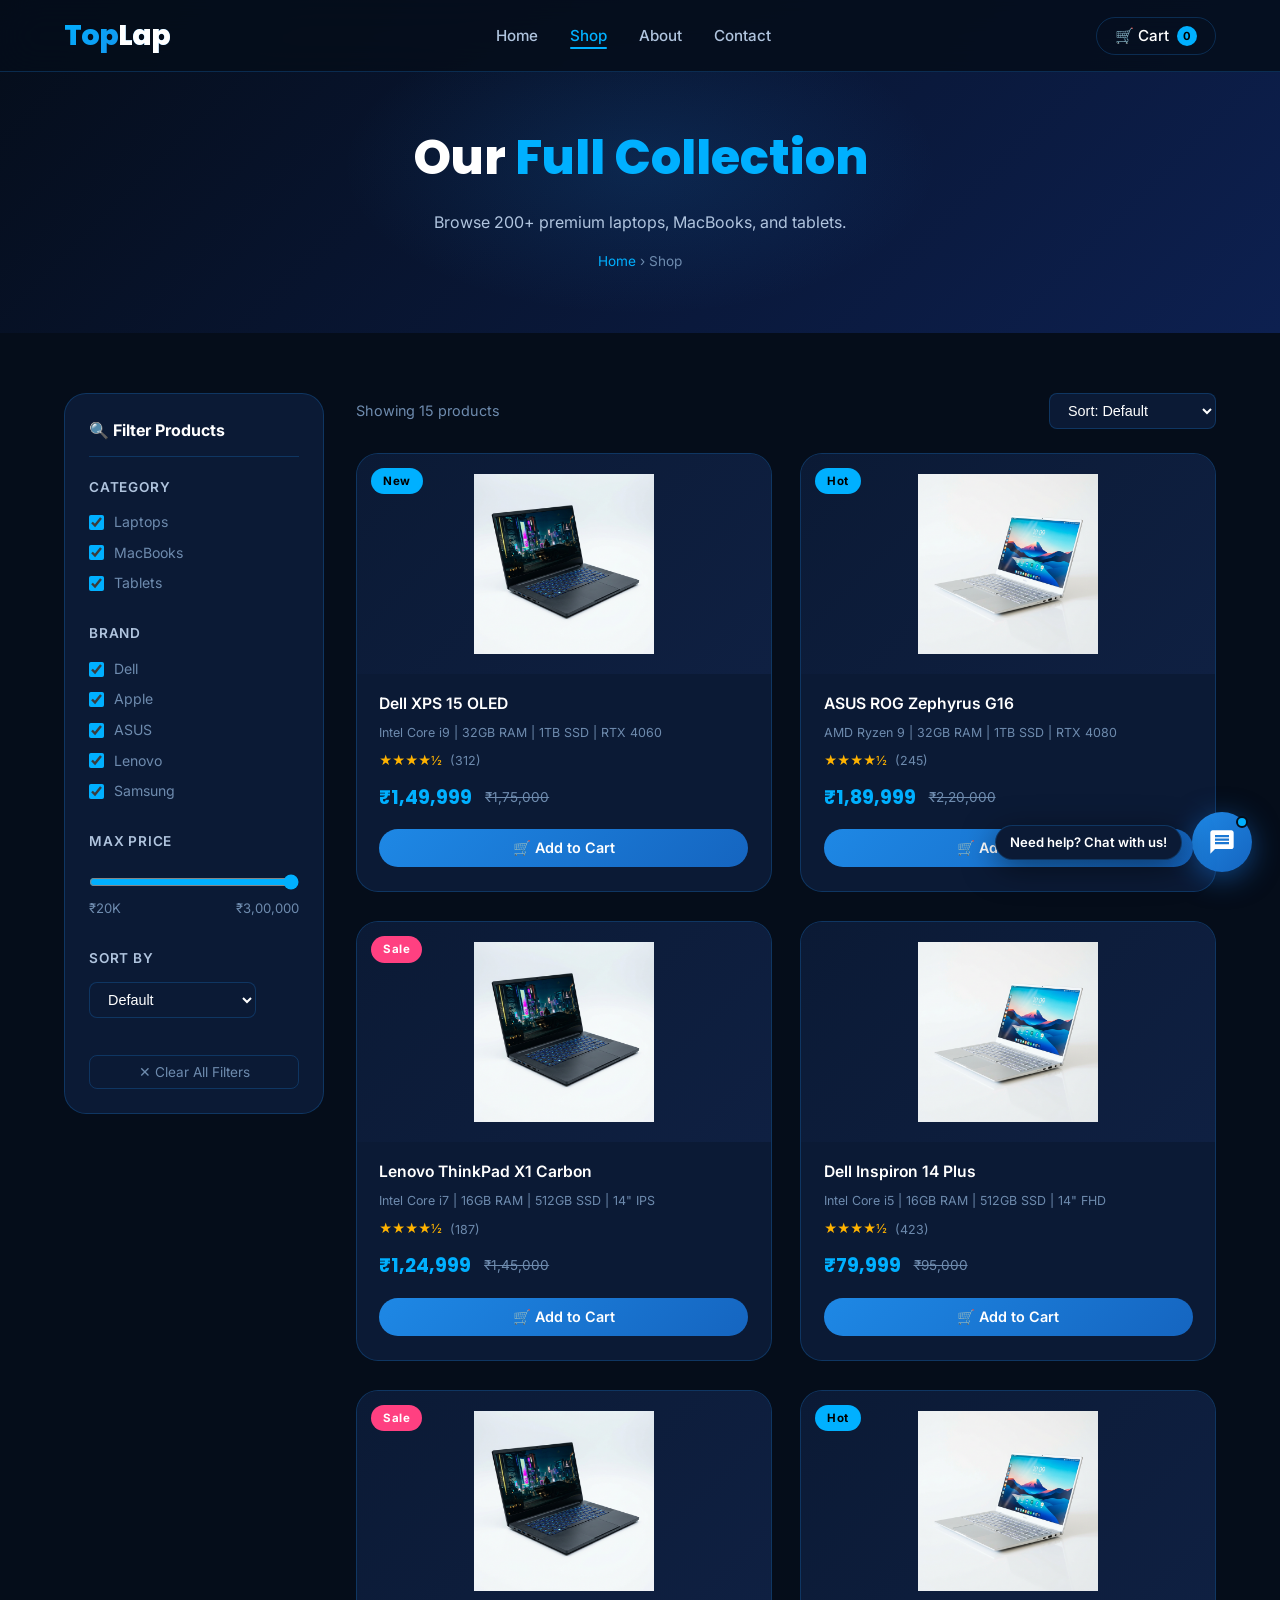
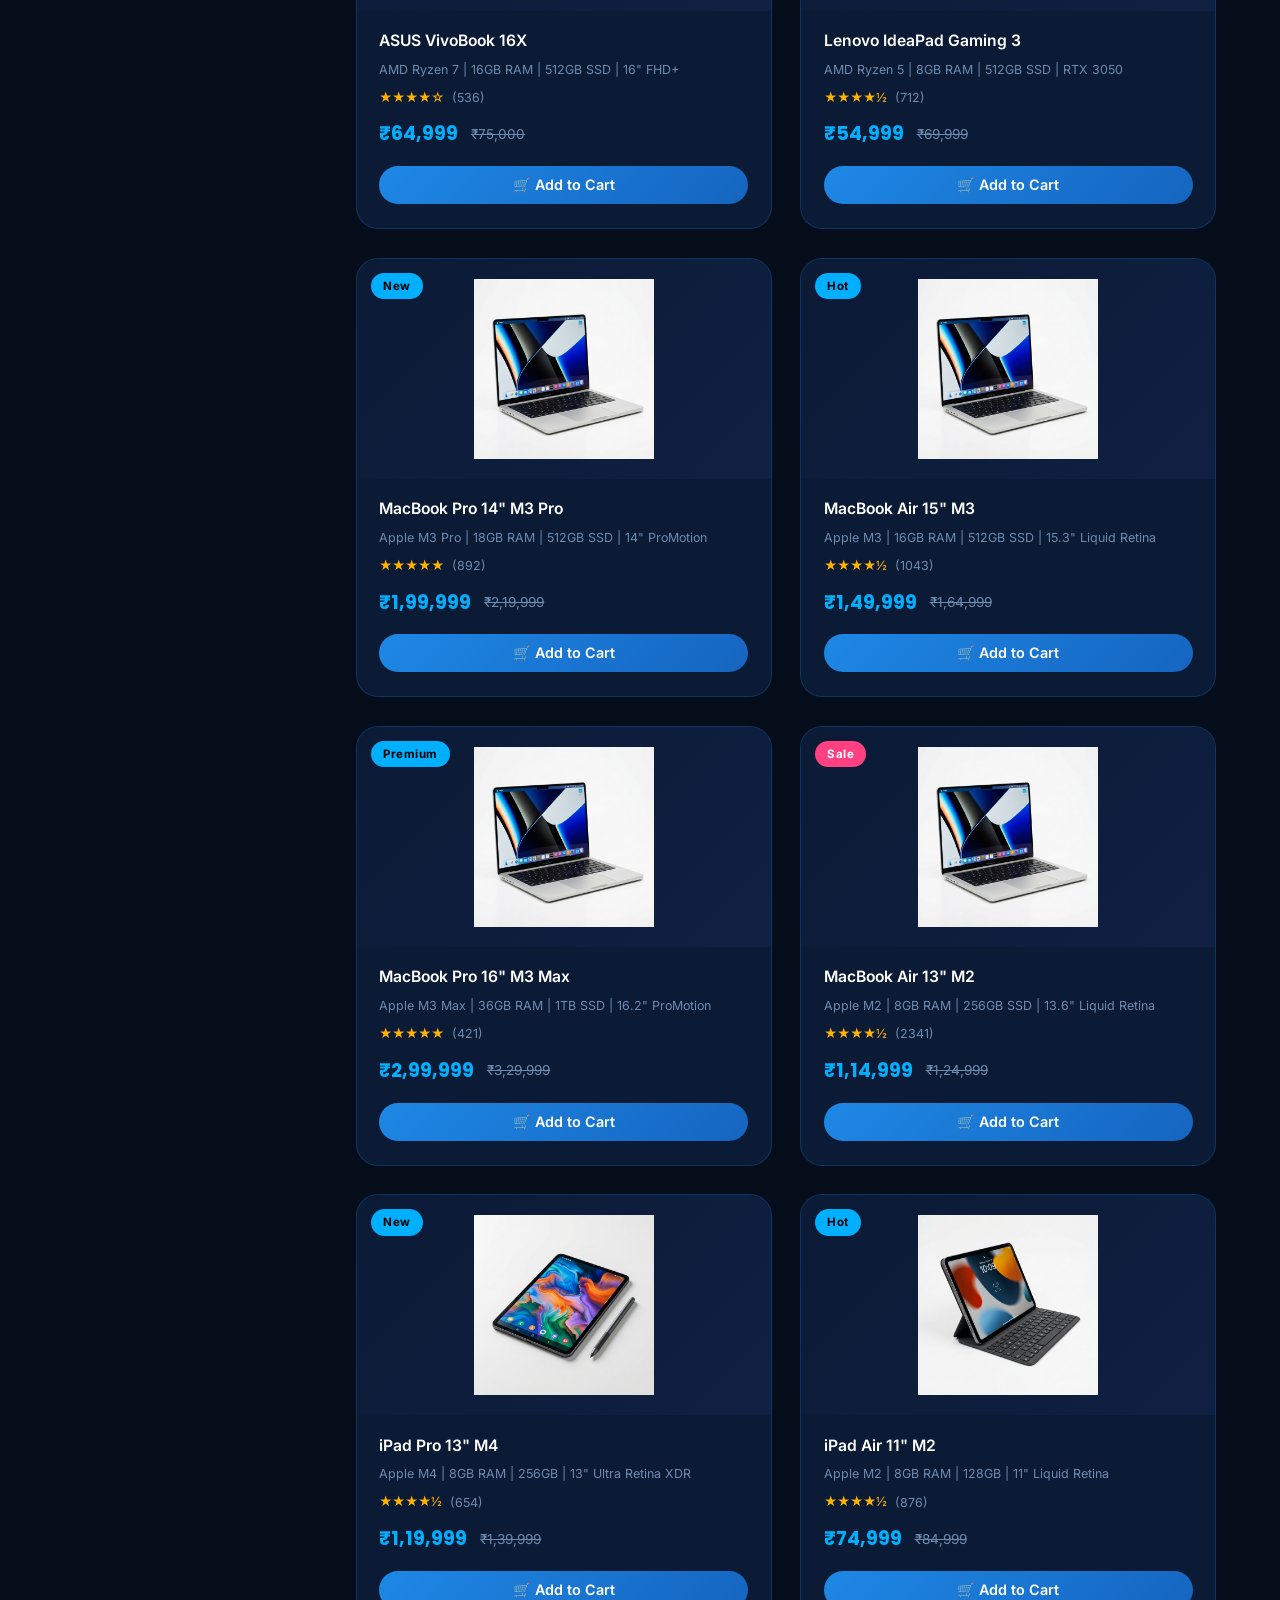
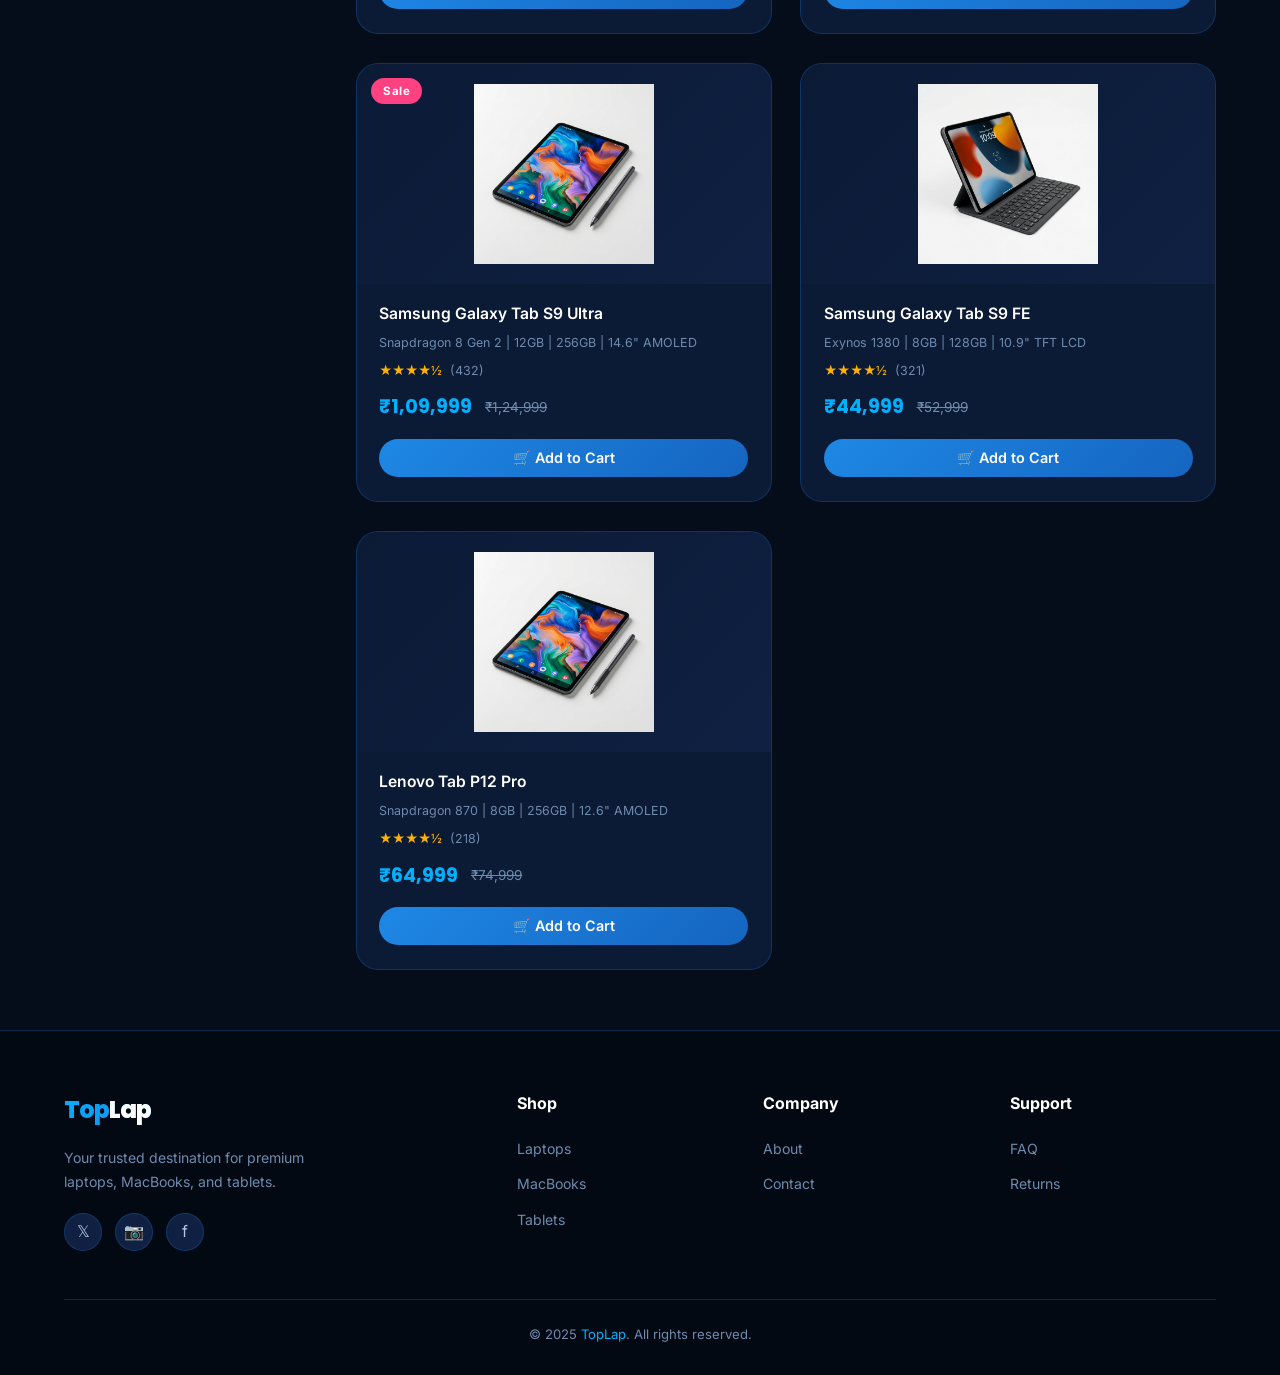
<file: shop.html>
<!DOCTYPE html>
<html lang="en">

<head>
    <meta charset="UTF-8" />
    <meta name="viewport" content="width=device-width, initial-scale=1.0" />
    <title>Shop – TopLap</title>
    <meta name="description"
        content="Browse all laptops, MacBooks, and tablets at TopLap. Filter by category, brand, and price." />
    <link rel="stylesheet" href="style.css" />
</head>

<body>

    <!-- NAVBAR -->
    <nav id="navbar">
        <a href="index.html" class="logo">Top<span>Lap</span></a>
        <ul class="nav-links" id="navLinks">
            <li><a href="index.html">Home</a></li>
            <li><a href="shop.html" class="active">Shop</a></li>
            <li><a href="about.html">About</a></li>
            <li><a href="contact.html">Contact</a></li>
        </ul>
        <div class="nav-actions">
            <button class="cart-btn" id="cartToggle" aria-label="Cart">
                🛒 Cart <span class="cart-count" id="cartCount">0</span>
            </button>
            <div class="hamburger" id="hamburger"><span></span><span></span><span></span></div>
        </div>
    </nav>

    <!-- SHOP HERO -->
    <div class="shop-hero">
        <div>
            <h1>Our <span>Full Collection</span></h1>
            <p>Browse 200+ premium laptops, MacBooks, and tablets.</p>
            <div class="breadcrumb"><a href="index.html">Home</a> › Shop</div>
        </div>
    </div>

    <!-- SHOP LAYOUT -->
    <div class="shop-layout">
        <!-- Sidebar -->
        <aside class="sidebar">
            <h3>🔍 Filter Products</h3>

            <div class="filter-group">
                <h4>Category</h4>
                <label class="filter-check"><input type="checkbox" value="laptops" class="cat-filter" checked />
                    Laptops</label>
                <label class="filter-check"><input type="checkbox" value="macbooks" class="cat-filter" checked />
                    MacBooks</label>
                <label class="filter-check"><input type="checkbox" value="tablets" class="cat-filter" checked />
                    Tablets</label>
            </div>

            <div class="filter-group">
                <h4>Brand</h4>
                <label class="filter-check"><input type="checkbox" value="dell" class="brand-filter" checked />
                    Dell</label>
                <label class="filter-check"><input type="checkbox" value="apple" class="brand-filter" checked />
                    Apple</label>
                <label class="filter-check"><input type="checkbox" value="asus" class="brand-filter" checked />
                    ASUS</label>
                <label class="filter-check"><input type="checkbox" value="lenovo" class="brand-filter" checked />
                    Lenovo</label>
                <label class="filter-check"><input type="checkbox" value="samsung" class="brand-filter" checked />
                    Samsung</label>
            </div>

            <div class="filter-group">
                <h4>Max Price</h4>
                <div class="price-range">
                    <input type="range" min="20000" max="300000" value="300000" step="5000" id="priceRange" />
                    <div class="price-labels"><span>₹20K</span><span id="priceLabel">₹3,00,000</span></div>
                </div>
            </div>

            <div class="filter-group">
                <h4>Sort By</h4>
                <select class="sort-select" id="shopSort">
                    <option value="default">Default</option>
                    <option value="price-asc">Price: Low to High</option>
                    <option value="price-desc">Price: High to Low</option>
                    <option value="rating">Best Rated</option>
                </select>
            </div>

            <button class="clear-filters" id="clearFilters">✕ Clear All Filters</button>
        </aside>

        <!-- Main Shop Content -->
        <div>
            <div class="shop-header">
                <p class="results-count" id="resultsCount">Showing all products</p>
                <select class="sort-select" id="mobileSort">
                    <option value="default">Sort: Default</option>
                    <option value="price-asc">Price: Low to High</option>
                    <option value="price-desc">Price: High to Low</option>
                    <option value="rating">Best Rated</option>
                </select>
            </div>
            <div class="products-grid" id="shopGrid">
                <!-- Injected by JS -->
            </div>
        </div>
    </div>

    <!-- FOOTER -->
    <footer>
        <div class="footer-grid">
            <div class="footer-brand">
                <a href="index.html" class="logo">Top<span style="-webkit-text-fill-color:#fff">Lap</span></a>
                <p>Your trusted destination for premium laptops, MacBooks, and tablets.</p>
                <div class="socials">
                    <a href="#" class="social-btn">𝕏</a>
                    <a href="#" class="social-btn">📷</a>
                    <a href="#" class="social-btn">f</a>
                </div>
            </div>
            <div class="footer-col">
                <h4>Shop</h4>
                <ul>
                    <li><a href="shop.html">Laptops</a></li>
                    <li><a href="shop.html">MacBooks</a></li>
                    <li><a href="shop.html">Tablets</a></li>
                </ul>
            </div>
            <div class="footer-col">
                <h4>Company</h4>
                <ul>
                    <li><a href="about.html">About</a></li>
                    <li><a href="contact.html">Contact</a></li>
                </ul>
            </div>
            <div class="footer-col">
                <h4>Support</h4>
                <ul>
                    <li><a href="#">FAQ</a></li>
                    <li><a href="#">Returns</a></li>
                </ul>
            </div>
        </div>
        <div class="footer-bottom">
            <p>© 2025 <span>TopLap</span>. All rights reserved.</p>
        </div>
    </footer>

    <!-- CART -->
    <div class="cart-overlay" id="cartOverlay"></div>
    <div class="cart-sidebar" id="cartSidebar">
        <div class="cart-header">
            <h3>🛒 Your Cart</h3>
            <button class="cart-close" id="cartClose">✕</button>
        </div>
        <div class="cart-items" id="cartItems"></div>
        <div class="cart-footer" id="cartFooter" style="display:none">
            <div class="cart-total-row"><span>Total:</span><span id="cartTotal">₹0</span></div>
            <button class="checkout-btn" onclick="handleCheckout()">Checkout 🚀</button>
        </div>
    </div>

    <div class="toast" id="toast"><span class="toast-icon">✅</span><span id="toastMsg">Added to cart!</span></div>


    <!-- ===== CHATBOT WIDGET ===== -->
    <div id="chatbot-widget">
      <div id="chatbot-window">
        <iframe
          src="https://www.chatbase.co/chatbot-iframe/JonvJYSqq4-qjOb5MCHRj"
          title="TopLap Support Chat"
          loading="lazy"
        ></iframe>
      </div>
      <button id="chatbot-toggle" aria-label="Open chat support" aria-expanded="false">
        <svg class="chat-icon" viewBox="0 0 24 24" xmlns="http://www.w3.org/2000/svg">
          <path d="M20 2H4C2.9 2 2 2.9 2 4v18l4-4h14c1.1 0 2-.9 2-2V4c0-1.1-.9-2-2-2zm-2 12H6v-2h12v2zm0-3H6V9h12v2zm0-3H6V6h12v2z"/>
        </svg>
        <svg class="close-icon" viewBox="0 0 24 24" xmlns="http://www.w3.org/2000/svg">
          <path d="M19 6.41L17.59 5 12 10.59 6.41 5 5 6.41 10.59 12 5 17.59 6.41 19 12 13.41 17.59 19 19 17.59 13.41 12z"/>
        </svg>
      </button>
      <span id="chatbot-label">Need help? Chat with us!</span>
    </div>
    <script>
      (function() {
        var btn    = document.getElementById('chatbot-toggle');
        var win    = document.getElementById('chatbot-window');
        var label  = document.getElementById('chatbot-label');
        var isOpen = false;
        setTimeout(function(){ label.classList.add('hidden'); }, 4000);
        btn.addEventListener('click', function() {
          isOpen = !isOpen;
          btn.classList.toggle('open', isOpen);
          win.classList.toggle('open', isOpen);
          btn.setAttribute('aria-expanded', isOpen);
          label.classList.add('hidden');
        });
      })();
    </script>

    <script src="script.js"></script>
    <script>
        // Init shop page
        renderShopGrid();
        initShopFilters();
    </script>
</body>

</html>
</file>
<file: style.css>
/* ============================================
   TopLap – Global Stylesheet (Blue Theme)
   ============================================ */

@import url('https://fonts.googleapis.com/css2?family=Inter:wght@300;400;500;600;700;800&family=Poppins:wght@400;600;700;800&display=swap');

/* ---------- CSS Variables ---------- */
:root {
  --primary:       #1565C0;
  --primary-dark:  #0D47A1;
  --primary-light: #1E88E5;
  --accent:        #00B0FF;
  --accent2:       #29B6F6;
  --blue-glow:     rgba(30, 136, 229, 0.35);
  --bg-dark:       #050D1A;
  --bg-card:       #0B1A35;
  --bg-card2:      #0F2042;
  --text-white:    #FFFFFF;
  --text-light:    #B0C4DE;
  --text-muted:    #6E8BAE;
  --border:        rgba(30, 136, 229, 0.25);
  --transition:    all 0.35s cubic-bezier(0.4, 0, 0.2, 1);
  --radius:        14px;
  --radius-lg:     22px;
  --shadow:        0 8px 32px rgba(0,0,0,0.5);
  --shadow-blue:   0 4px 24px rgba(21, 101, 192, 0.5);
}

/* ---------- Reset ---------- */
*, *::before, *::after { margin: 0; padding: 0; box-sizing: border-box; }
html { scroll-behavior: smooth; }
body {
  font-family: 'Inter', sans-serif;
  background: var(--bg-dark);
  color: var(--text-white);
  line-height: 1.6;
  overflow-x: hidden;
}
a { text-decoration: none; color: inherit; }
img { max-width: 100%; display: block; }
ul { list-style: none; }
button { cursor: pointer; font-family: inherit; border: none; outline: none; }

/* ---------- Scrollbar ---------- */
::-webkit-scrollbar { width: 7px; }
::-webkit-scrollbar-track { background: var(--bg-dark); }
::-webkit-scrollbar-thumb { background: var(--primary); border-radius: 10px; }

/* ============================================
   NAVBAR
   ============================================ */
#navbar {
  position: fixed; top: 0; left: 0; width: 100%;
  z-index: 1000;
  padding: 0 5%;
  display: flex; align-items: center; justify-content: space-between;
  height: 72px;
  background: rgba(5, 13, 26, 0.85);
  backdrop-filter: blur(18px);
  border-bottom: 1px solid var(--border);
  transition: var(--transition);
}
#navbar.scrolled {
  background: rgba(5, 13, 26, 0.97);
  box-shadow: 0 2px 20px rgba(0,0,0,0.5);
}
.logo {
  font-family: 'Poppins', sans-serif;
  font-size: 1.8rem;
  font-weight: 800;
  background: linear-gradient(135deg, var(--accent) 0%, var(--primary-light) 100%);
  -webkit-background-clip: text;
  -webkit-text-fill-color: transparent;
  background-clip: text;
  letter-spacing: -1px;
}
.logo span { color: var(--text-white); -webkit-text-fill-color: var(--text-white); }
.nav-links { display: flex; gap: 2rem; align-items: center; }
.nav-links a {
  font-size: 0.95rem; font-weight: 500; color: var(--text-light);
  position: relative; padding-bottom: 4px;
  transition: var(--transition);
}
.nav-links a::after {
  content: ''; position: absolute; bottom: 0; left: 0;
  width: 0; height: 2px; background: var(--accent);
  transition: var(--transition); border-radius: 2px;
}
.nav-links a:hover, .nav-links a.active { color: var(--accent); }
.nav-links a:hover::after, .nav-links a.active::after { width: 100%; }
.nav-actions { display: flex; align-items: center; gap: 1rem; }
.cart-btn {
  background: transparent; border: 1.5px solid var(--border);
  color: var(--text-white); padding: 8px 18px;
  border-radius: 50px; font-size: 0.95rem; font-weight: 500;
  display: flex; align-items: center; gap: 8px;
  transition: var(--transition);
}
.cart-btn:hover { background: var(--primary); border-color: var(--primary); box-shadow: var(--shadow-blue); }
.cart-count {
  background: var(--accent); color: #000; font-weight: 700;
  font-size: 0.7rem; width: 20px; height: 20px;
  border-radius: 50%; display: flex; align-items: center; justify-content: center;
}
.hamburger { display: none; flex-direction: column; gap: 5px; cursor: pointer; padding: 4px; }
.hamburger span {
  display: block; width: 26px; height: 2.5px;
  background: var(--text-white); border-radius: 2px; transition: var(--transition);
}
.hamburger.open span:nth-child(1) { transform: translateY(7.5px) rotate(45deg); }
.hamburger.open span:nth-child(2) { opacity: 0; }
.hamburger.open span:nth-child(3) { transform: translateY(-7.5px) rotate(-45deg); }

/* ============================================
   HERO
   ============================================ */
.hero {
  min-height: 100vh;
  padding: 100px 5% 60px;
  display: flex; align-items: center;
  background: linear-gradient(135deg, #050D1A 0%, #0A1628 40%, #0D2050 70%, #0A1628 100%);
  position: relative; overflow: hidden;
}
.hero::before {
  content: '';
  position: absolute; top: -20%; right: -10%;
  width: 600px; height: 600px;
  background: radial-gradient(circle, rgba(30,136,229,0.18) 0%, transparent 70%);
  pointer-events: none;
}
.hero::after {
  content: '';
  position: absolute; bottom: -10%; left: -5%;
  width: 400px; height: 400px;
  background: radial-gradient(circle, rgba(0,176,255,0.1) 0%, transparent 70%);
  pointer-events: none;
}
.hero-content { flex: 1; max-width: 580px; position: relative; z-index: 2; }
.hero-badge {
  display: inline-flex; align-items: center; gap: 8px;
  background: rgba(21,101,192,0.25); border: 1px solid var(--border);
  color: var(--accent); font-size: 0.82rem; font-weight: 600;
  padding: 6px 16px; border-radius: 50px;
  margin-bottom: 1.5rem; letter-spacing: 0.5px;
}
.hero-badge::before { content: '●'; font-size: 0.6rem; animation: pulse 1.5s infinite; }
@keyframes pulse { 0%,100%{opacity:1} 50%{opacity:0.3} }
.hero h1 {
  font-family: 'Poppins', sans-serif;
  font-size: clamp(2.2rem, 5vw, 3.8rem);
  font-weight: 800; line-height: 1.15;
  margin-bottom: 1.2rem;
}
.hero h1 span {
  background: linear-gradient(90deg, var(--accent) 0%, var(--primary-light) 100%);
  -webkit-background-clip: text; -webkit-text-fill-color: transparent; background-clip: text;
}
.hero p { font-size: 1.05rem; color: var(--text-light); margin-bottom: 2rem; max-width: 480px; }
.hero-btns { display: flex; gap: 1rem; flex-wrap: wrap; }
.btn-primary {
  background: linear-gradient(135deg, var(--primary-light), var(--primary));
  color: #fff; padding: 14px 32px; border-radius: 50px;
  font-size: 1rem; font-weight: 600;
  box-shadow: var(--shadow-blue);
  transition: var(--transition);
}
.btn-primary:hover { transform: translateY(-3px); box-shadow: 0 8px 30px rgba(21,101,192,0.7); }
.btn-outline {
  background: transparent; color: var(--text-white);
  border: 1.5px solid var(--border);
  padding: 14px 32px; border-radius: 50px;
  font-size: 1rem; font-weight: 600;
  transition: var(--transition);
}
.btn-outline:hover { border-color: var(--accent); color: var(--accent); transform: translateY(-3px); }
.hero-visual { flex: 1; display: flex; justify-content: center; align-items: center; position: relative; z-index: 2; }
.hero-img-wrap {
  position: relative; width: 480px; max-width: 100%;
}
.hero-img-wrap img {
  width: 100%; border-radius: var(--radius-lg);
  box-shadow: 0 20px 60px rgba(30,136,229,0.3);
  animation: float 4s ease-in-out infinite;
}
@keyframes float { 0%,100%{transform:translateY(0)} 50%{transform:translateY(-18px)} }
.hero-stats {
  display: flex; gap: 2rem; margin-top: 2.5rem; flex-wrap: wrap;
}
.stat-item { text-align: left; }
.stat-item h3 {
  font-family: 'Poppins',sans-serif; font-size: 1.8rem;
  font-weight: 800; color: var(--accent); line-height: 1;
}
.stat-item p { font-size: 0.8rem; color: var(--text-muted); margin-top: 2px; }

/* ============================================
   SECTION COMMONS
   ============================================ */
section { padding: 90px 5%; }
.section-header { text-align: center; margin-bottom: 3.5rem; }
.section-tag {
  display: inline-block; background: rgba(21,101,192,0.2);
  color: var(--accent); font-size: 0.8rem; font-weight: 600;
  padding: 5px 16px; border-radius: 50px;
  border: 1px solid var(--border); letter-spacing: 1px;
  text-transform: uppercase; margin-bottom: 1rem;
}
.section-header h2 {
  font-family: 'Poppins', sans-serif; font-size: clamp(1.8rem, 3.5vw, 2.8rem);
  font-weight: 700; line-height: 1.2; margin-bottom: 1rem;
}
.section-header h2 span { color: var(--accent); }
.section-header p { color: var(--text-light); font-size: 1rem; max-width: 560px; margin: 0 auto; }

/* ============================================
   CATEGORIES
   ============================================ */
.categories { background: var(--bg-card); }
.cats-grid { display: grid; grid-template-columns: repeat(3, 1fr); gap: 1.5rem; }
.cat-card {
  background: var(--bg-card2); border: 1px solid var(--border);
  border-radius: var(--radius-lg); padding: 2.5rem 2rem;
  text-align: center; cursor: pointer;
  transition: var(--transition); position: relative; overflow: hidden;
}
.cat-card::before {
  content: ''; position: absolute; inset: 0;
  background: linear-gradient(135deg, rgba(30,136,229,0.08), transparent);
  opacity: 0; transition: var(--transition);
}
.cat-card:hover { transform: translateY(-8px); border-color: var(--accent); box-shadow: 0 12px 40px rgba(30,136,229,0.3); }
.cat-card:hover::before { opacity: 1; }
.cat-icon {
  width: 80px; height: 80px; border-radius: 50%;
  background: linear-gradient(135deg, var(--primary), var(--primary-light));
  display: flex; align-items: center; justify-content: center;
  margin: 0 auto 1.2rem; font-size: 2rem;
  box-shadow: var(--shadow-blue);
  transition: var(--transition);
}
.cat-card:hover .cat-icon { transform: scale(1.1) rotate(-5deg); }
.cat-card h3 { font-family: 'Poppins',sans-serif; font-size: 1.2rem; font-weight: 700; margin-bottom: 0.4rem; }
.cat-card p { color: var(--text-muted); font-size: 0.88rem; }
.cat-count {
  display: inline-block; background: rgba(0,176,255,0.15);
  color: var(--accent); font-size: 0.75rem; font-weight: 600;
  padding: 3px 12px; border-radius: 50px; margin-top: 0.8rem;
}

/* ============================================
   FEATURED PRODUCTS
   ============================================ */
.featured { background: var(--bg-dark); }
.filter-tabs { display: flex; gap: 0.8rem; justify-content: center; margin-bottom: 2.5rem; flex-wrap: wrap; }
.filter-tab {
  background: transparent; color: var(--text-light);
  border: 1.5px solid var(--border); padding: 8px 22px;
  border-radius: 50px; font-size: 0.9rem; font-weight: 500;
  transition: var(--transition);
}
.filter-tab:hover, .filter-tab.active {
  background: var(--primary); color: #fff;
  border-color: var(--primary); box-shadow: var(--shadow-blue);
}
.products-grid { display: grid; grid-template-columns: repeat(auto-fill, minmax(280px, 1fr)); gap: 1.8rem; }
.product-card {
  background: var(--bg-card);
  border: 1px solid var(--border);
  border-radius: var(--radius-lg); overflow: hidden;
  transition: var(--transition); position: relative;
}
.product-card:hover { transform: translateY(-8px); box-shadow: 0 16px 48px rgba(30,136,229,0.25); border-color: rgba(30,136,229,0.5); }
.product-badge {
  position: absolute; top: 14px; left: 14px; z-index: 2;
  background: var(--accent); color: #000;
  font-size: 0.72rem; font-weight: 700;
  padding: 4px 12px; border-radius: 50px; letter-spacing: 0.5px;
}
.product-badge.sale { background: #FF4081; color: #fff; }
.product-img {
  position: relative; height: 220px; overflow: hidden;
  background: linear-gradient(135deg, #0B1A35, #0F2042);
  display: flex; align-items: center; justify-content: center;
}
.product-img img { height: 100%; width: 100%; object-fit: contain; padding: 20px; transition: var(--transition); }
.product-card:hover .product-img img { transform: scale(1.07); }
.product-actions {
  position: absolute; top: 50%; left: 0; right: 0;
  display: flex; gap: 0.5rem; justify-content: center;
  transform: translateY(-50%); opacity: 0;
  transition: var(--transition);
}
.product-card:hover .product-actions { opacity: 1; }
.action-btn {
  background: rgba(255,255,255,0.95); color: var(--primary-dark);
  width: 40px; height: 40px; border-radius: 50%;
  display: flex; align-items: center; justify-content: center;
  font-size: 1rem; transition: var(--transition);
  box-shadow: 0 4px 12px rgba(0,0,0,0.3);
}
.action-btn:hover { background: var(--accent); color: #000; transform: scale(1.1); }
.product-info { padding: 1.2rem 1.4rem 1.5rem; }
.product-info h3 { font-size: 0.98rem; font-weight: 600; margin-bottom: 0.5rem; line-height: 1.4; }
.product-meta { display: flex; align-items: center; gap: 0.5rem; margin-bottom: 0.7rem; }
.stars { color: #FFB300; font-size: 0.8rem; }
.rating-count { color: var(--text-muted); font-size: 0.78rem; }
.product-price { display: flex; align-items: center; gap: 0.8rem; margin-bottom: 1rem; }
.price-current { font-family: 'Poppins',sans-serif; font-size: 1.2rem; font-weight: 700; color: var(--accent); }
.price-old { font-size: 0.85rem; color: var(--text-muted); text-decoration: line-through; }
.add-to-cart {
  width: 100%; background: linear-gradient(135deg, var(--primary-light), var(--primary));
  color: #fff; padding: 10px; border-radius: 50px;
  font-size: 0.9rem; font-weight: 600;
  display: flex; align-items: center; justify-content: center; gap: 8px;
  transition: var(--transition);
}
.add-to-cart:hover { box-shadow: var(--shadow-blue); transform: translateY(-2px); }

/* ============================================
   FEATURES / WHY US
   ============================================ */
.features { background: var(--bg-card); }
.features-grid { display: grid; grid-template-columns: repeat(auto-fill, minmax(230px, 1fr)); gap: 1.5rem; }
.feature-card {
  background: var(--bg-card2); border: 1px solid var(--border);
  border-radius: var(--radius); padding: 2rem 1.5rem;
  text-align: center; transition: var(--transition);
}
.feature-card:hover { transform: translateY(-6px); border-color: var(--accent); box-shadow: 0 8px 30px rgba(30,136,229,0.2); }
.feature-icon {
  font-size: 2.4rem; margin-bottom: 1rem;
  display: block;
}
.feature-card h3 { font-size: 1rem; font-weight: 700; margin-bottom: 0.5rem; }
.feature-card p { color: var(--text-muted); font-size: 0.85rem; line-height: 1.6; }

/* ============================================
   DEALS BANNER
   ============================================ */
.deals {
  background: linear-gradient(135deg, #0D2050 0%, #1565C0 50%, #0D2050 100%);
  position: relative; overflow: hidden;
}
.deals::before {
  content: ''; position: absolute; top: -50%; right: -20%;
  width: 700px; height: 700px;
  background: radial-gradient(circle, rgba(0,176,255,0.15) 0%, transparent 65%);
  pointer-events: none;
}
.deals-inner {
  display: flex; align-items: center; justify-content: space-between; gap: 2rem;
  flex-wrap: wrap; position: relative; z-index: 1;
}
.deals-content { max-width: 500px; }
.deals-content .section-tag { background: rgba(255,255,255,0.1); color: #fff; border-color: rgba(255,255,255,0.2); }
.deals-content h2 { font-family: 'Poppins',sans-serif; font-size: clamp(1.8rem, 3vw, 2.6rem); font-weight: 800; }
.deals-content h2 span { color: var(--accent); }
.deals-content p { color: rgba(255,255,255,0.75); margin: 1rem 0 1.5rem; }
.countdown { display: flex; gap: 1rem; margin-bottom: 2rem; }
.count-box {
  background: rgba(0,0,0,0.3); border: 1px solid rgba(255,255,255,0.15);
  border-radius: 10px; padding: 12px 18px; text-align: center; min-width: 70px;
}
.count-box span { display: block; font-family: 'Poppins',sans-serif; font-size: 1.8rem; font-weight: 800; color: var(--accent); line-height: 1; }
.count-box p { font-size: 0.7rem; color: rgba(255,255,255,0.6); margin-top: 4px; text-transform: uppercase; letter-spacing: 1px; }
.deals-product img {
  width: 380px; max-width: 100%;
  border-radius: var(--radius-lg);
  box-shadow: 0 20px 60px rgba(0,0,0,0.4);
  animation: float 4s ease-in-out infinite;
}

/* ============================================
   TESTIMONIALS
   ============================================ */
.testimonials { background: var(--bg-dark); }
.testimonials-grid { display: grid; grid-template-columns: repeat(auto-fill, minmax(290px, 1fr)); gap: 1.5rem; }
.testimonial-card {
  background: var(--bg-card); border: 1px solid var(--border);
  border-radius: var(--radius-lg); padding: 2rem;
  transition: var(--transition);
}
.testimonial-card:hover { transform: translateY(-6px); border-color: rgba(30,136,229,0.5); }
.testimonial-header { display: flex; align-items: center; gap: 1rem; margin-bottom: 1.2rem; }
.avatar {
  width: 50px; height: 50px; border-radius: 50%;
  background: linear-gradient(135deg, var(--primary), var(--accent));
  display: flex; align-items: center; justify-content: center;
  font-size: 1.2rem; font-weight: 700; color: #fff;
  font-family: 'Poppins',sans-serif; flex-shrink: 0;
}
.testimonial-header h4 { font-size: 0.95rem; font-weight: 600; }
.testimonial-header p { font-size: 0.78rem; color: var(--text-muted); }
.testimonial-stars { color: #FFB300; font-size: 0.85rem; margin-bottom: 0.8rem; }
.testimonial-card p.review { color: var(--text-light); font-size: 0.88rem; line-height: 1.7; font-style: italic; }
.quote-mark { font-size: 3rem; color: var(--primary); line-height: 1; margin-bottom: 0.5rem; font-family: Georgia,serif; opacity: 0.6; }

/* ============================================
   NEWSLETTER
   ============================================ */
.newsletter {
  background: var(--bg-card);
  border-top: 1px solid var(--border);
  border-bottom: 1px solid var(--border);
}
.newsletter-inner { text-align: center; max-width: 600px; margin: 0 auto; }
.newsletter-inner h2 { font-family: 'Poppins',sans-serif; font-size: 2rem; font-weight: 700; margin-bottom: 0.8rem; }
.newsletter-inner h2 span { color: var(--accent); }
.newsletter-inner p { color: var(--text-light); margin-bottom: 2rem; }
.newsletter-form { display: flex; gap: 0.8rem; flex-wrap: wrap; justify-content: center; }
.newsletter-form input {
  flex: 1; min-width: 240px; padding: 13px 20px;
  background: var(--bg-dark); border: 1.5px solid var(--border);
  color: var(--text-white); border-radius: 50px; font-size: 0.95rem;
  transition: var(--transition);
}
.newsletter-form input:focus { outline: none; border-color: var(--accent); }
.newsletter-form input::placeholder { color: var(--text-muted); }
.newsletter-form button {
  background: linear-gradient(135deg, var(--primary-light), var(--primary));
  color: #fff; padding: 13px 30px; border-radius: 50px;
  font-size: 0.95rem; font-weight: 600; transition: var(--transition);
}
.newsletter-form button:hover { box-shadow: var(--shadow-blue); transform: translateY(-2px); }

/* ============================================
   FOOTER
   ============================================ */
footer {
  background: #030913;
  border-top: 1px solid var(--border);
  padding: 60px 5% 30px;
}
.footer-grid {
  display: grid; grid-template-columns: 2fr 1fr 1fr 1fr;
  gap: 2.5rem; margin-bottom: 3rem;
}
.footer-brand .logo { font-size: 1.5rem; margin-bottom: 1rem; display: inline-block; }
.footer-brand p { color: var(--text-muted); font-size: 0.88rem; line-height: 1.7; max-width: 280px; }
.socials { display: flex; gap: 0.8rem; margin-top: 1.2rem; }
.social-btn {
  width: 38px; height: 38px; border-radius: 50%;
  background: var(--bg-card2); border: 1px solid var(--border);
  display: flex; align-items: center; justify-content: center;
  color: var(--text-light); font-size: 1rem;
  transition: var(--transition);
}
.social-btn:hover { background: var(--primary); color: #fff; border-color: var(--primary); transform: translateY(-3px); }
.footer-col h4 { font-size: 1rem; font-weight: 700; margin-bottom: 1.2rem; color: var(--text-white); }
.footer-col ul li { margin-bottom: 0.6rem; }
.footer-col ul li a { color: var(--text-muted); font-size: 0.88rem; transition: var(--transition); }
.footer-col ul li a:hover { color: var(--accent); padding-left: 4px; }
.footer-bottom {
  text-align: center; padding-top: 1.5rem;
  border-top: 1px solid var(--border);
  color: var(--text-muted); font-size: 0.82rem;
}
.footer-bottom span { color: var(--accent); }

/* ============================================
   CART SIDEBAR
   ============================================ */
.cart-overlay {
  position: fixed; inset: 0; background: rgba(0,0,0,0.6);
  backdrop-filter: blur(4px); z-index: 2000;
  opacity: 0; visibility: hidden; transition: var(--transition);
}
.cart-overlay.open { opacity: 1; visibility: visible; }
.cart-sidebar {
  position: fixed; top: 0; right: -420px; height: 100vh;
  width: 420px; max-width: 95vw;
  background: var(--bg-card); border-left: 1px solid var(--border);
  z-index: 2001; padding: 0;
  display: flex; flex-direction: column;
  transition: right 0.4s cubic-bezier(0.4,0,0.2,1);
}
.cart-sidebar.open { right: 0; }
.cart-header {
  padding: 1.5rem 1.8rem; border-bottom: 1px solid var(--border);
  display: flex; align-items: center; justify-content: space-between;
}
.cart-header h3 { font-family: 'Poppins',sans-serif; font-size: 1.2rem; font-weight: 700; }
.cart-close {
  background: var(--bg-card2); border: 1px solid var(--border);
  color: var(--text-white); width: 36px; height: 36px;
  border-radius: 50%; font-size: 1.1rem; display: flex;
  align-items: center; justify-content: center; cursor: pointer;
  transition: var(--transition);
}
.cart-close:hover { background: var(--primary); border-color: var(--primary); }
.cart-items { flex: 1; overflow-y: auto; padding: 1.5rem 1.8rem; }
.cart-empty { text-align: center; padding: 3rem 0; color: var(--text-muted); }
.cart-empty .empty-icon { font-size: 3.5rem; margin-bottom: 0.8rem; }
.cart-item {
  display: flex; gap: 1rem; align-items: center;
  padding: 1rem 0; border-bottom: 1px solid var(--border);
}
.cart-item-img {
  width: 70px; height: 70px; border-radius: 10px;
  background: var(--bg-card2); overflow: hidden; flex-shrink: 0;
  display: flex; align-items: center; justify-content: center;
}
.cart-item-img img { width: 100%; height: 100%; object-fit: contain; padding: 6px; }
.cart-item-info { flex: 1; }
.cart-item-info h4 { font-size: 0.9rem; font-weight: 600; margin-bottom: 0.3rem; }
.cart-item-price { color: var(--accent); font-weight: 700; font-size: 0.95rem; }
.cart-item-controls { display: flex; align-items: center; gap: 0.5rem; margin-top: 0.5rem; }
.qty-btn {
  width: 26px; height: 26px; border-radius: 50%;
  background: var(--bg-dark); border: 1px solid var(--border);
  color: var(--text-white); font-size: 0.9rem;
  display: flex; align-items: center; justify-content: center;
  cursor: pointer; transition: var(--transition);
}
.qty-btn:hover { background: var(--primary); border-color: var(--primary); }
.qty-val { min-width: 24px; text-align: center; font-weight: 600; font-size: 0.9rem; }
.remove-item { background: transparent; border: none; color: var(--text-muted); cursor: pointer; font-size: 1rem; margin-left: auto; transition: var(--transition); }
.remove-item:hover { color: #FF4081; }
.cart-footer {
  padding: 1.5rem 1.8rem; border-top: 1px solid var(--border);
}
.cart-total-row { display: flex; justify-content: space-between; margin-bottom: 1.2rem; font-size: 1.1rem; font-weight: 700; }
.cart-total-row span:last-child { color: var(--accent); }
.checkout-btn {
  width: 100%; background: linear-gradient(135deg, var(--primary-light), var(--primary));
  color: #fff; padding: 14px; border-radius: 50px;
  font-size: 1rem; font-weight: 700;
  display: flex; align-items: center; justify-content: center; gap: 8px;
  transition: var(--transition);
}
.checkout-btn:hover { box-shadow: var(--shadow-blue); transform: translateY(-2px); }

/* ============================================
   TOAST NOTIFICATION
   ============================================ */
.toast {
  position: fixed; bottom: 30px; right: 30px; z-index: 9999;
  background: var(--bg-card); border: 1px solid var(--border);
  color: var(--text-white); padding: 14px 22px;
  border-radius: var(--radius); box-shadow: var(--shadow);
  display: flex; align-items: center; gap: 10px;
  transform: translateX(120%); opacity: 0;
  transition: all 0.4s cubic-bezier(0.4,0,0.2,1);
  font-size: 0.9rem; font-weight: 500;
  border-left: 4px solid var(--accent);
}
.toast.show { transform: translateX(0); opacity: 1; }
.toast-icon { font-size: 1.2rem; }

/* ============================================
   SHOP PAGE SPECIFIC
   ============================================ */
.shop-hero {
  min-height: 280px;
  background: linear-gradient(135deg, #050D1A 0%, #0D2050 100%);
  display: flex; align-items: center; justify-content: center;
  padding: 120px 5% 60px; text-align: center;
  position: relative; overflow: hidden;
}
.shop-hero::before {
  content: '';
  position: absolute; top: 50%; left: 50%; transform: translate(-50%,-50%);
  width: 600px; height: 300px;
  background: radial-gradient(ellipse, rgba(30,136,229,0.15) 0%, transparent 70%);
  pointer-events: none;
}
.shop-hero h1 { font-family: 'Poppins',sans-serif; font-size: clamp(2rem,4vw,3rem); font-weight: 800; position: relative; z-index: 1; }
.shop-hero h1 span { color: var(--accent); }
.shop-hero p { color: var(--text-light); margin-top: 0.8rem; position: relative; z-index: 1; }
.breadcrumb { position: relative; z-index: 1; margin-top: 1rem; color: var(--text-muted); font-size: 0.85rem; }
.breadcrumb a { color: var(--accent); }

.shop-layout { display: grid; grid-template-columns: 260px 1fr; gap: 2rem; padding: 60px 5%; }
.sidebar {
  background: var(--bg-card); border: 1px solid var(--border);
  border-radius: var(--radius-lg); padding: 1.5rem;
  height: fit-content; position: sticky; top: 90px;
}
.sidebar h3 { font-size: 1rem; font-weight: 700; margin-bottom: 1.2rem; padding-bottom: 0.8rem; border-bottom: 1px solid var(--border); }
.filter-group { margin-bottom: 1.8rem; }
.filter-group h4 { font-size: 0.85rem; font-weight: 600; color: var(--text-light); text-transform: uppercase; letter-spacing: 0.8px; margin-bottom: 0.8rem; }
.filter-check { display: flex; align-items: center; gap: 0.6rem; margin-bottom: 0.5rem; cursor: pointer; color: var(--text-muted); font-size: 0.88rem; transition: var(--transition); }
.filter-check:hover { color: var(--text-white); }
.filter-check input[type="checkbox"] { accent-color: var(--accent); width: 15px; height: 15px; }
.price-range input[type="range"] { width: 100%; accent-color: var(--accent); margin: 0.5rem 0; }
.price-labels { display: flex; justify-content: space-between; font-size: 0.82rem; color: var(--text-muted); }
.clear-filters {
  width: 100%; background: transparent; border: 1px solid var(--border);
  color: var(--text-muted); padding: 8px; border-radius: 8px;
  font-size: 0.85rem; cursor: pointer; margin-top: 0.5rem;
  transition: var(--transition);
}
.clear-filters:hover { border-color: var(--accent); color: var(--accent); }
.shop-header { display: flex; align-items: center; justify-content: space-between; margin-bottom: 1.5rem; flex-wrap: wrap; gap: 1rem; }
.results-count { color: var(--text-muted); font-size: 0.9rem; }
.sort-select {
  background: var(--bg-card); border: 1.5px solid var(--border);
  color: var(--text-white); padding: 8px 14px; border-radius: 8px;
  font-size: 0.9rem; cursor: pointer;
}
.sort-select:focus { outline: none; border-color: var(--accent); }

/* ============================================
   ABOUT PAGE
   ============================================ */
.about-hero {
  min-height: 320px;
  background: linear-gradient(135deg, #050D1A 0%, #0D2050 100%);
  display: flex; align-items: center; justify-content: center;
  padding: 120px 5% 60px; text-align: center;
}
.about-hero h1 { font-family: 'Poppins',sans-serif; font-size: clamp(2rem,4vw,3rem); font-weight: 800; }
.about-hero h1 span { color: var(--accent); }
.about-hero p { color: var(--text-light); margin-top: 0.8rem; max-width: 540px; margin-left: auto; margin-right: auto; }
.about-story { background: var(--bg-dark); }
.about-inner { display: flex; gap: 4rem; align-items: center; flex-wrap: wrap; }
.about-text { flex: 1; min-width: 280px; }
.about-text h2 { font-family: 'Poppins',sans-serif; font-size: 2rem; font-weight: 700; margin-bottom: 1rem; }
.about-text h2 span { color: var(--accent); }
.about-text p { color: var(--text-light); line-height: 1.8; margin-bottom: 1rem; }
.about-img { flex: 1; min-width: 280px; }
.about-img img { border-radius: var(--radius-lg); box-shadow: 0 20px 60px rgba(30,136,229,0.2); width: 100%; }
.team-grid { display: grid; grid-template-columns: repeat(auto-fill, minmax(220px, 1fr)); gap: 1.5rem; }
.team-card {
  background: var(--bg-card); border: 1px solid var(--border);
  border-radius: var(--radius-lg); padding: 2rem;
  text-align: center; transition: var(--transition);
}
.team-card:hover { transform: translateY(-6px); border-color: var(--accent); box-shadow: 0 12px 36px rgba(30,136,229,0.2); }
.team-avatar {
  width: 80px; height: 80px; border-radius: 50%;
  background: linear-gradient(135deg, var(--primary), var(--accent));
  display: flex; align-items: center; justify-content: center;
  font-size: 1.8rem; margin: 0 auto 1rem;
}
.team-card h3 { font-size: 1rem; font-weight: 700; }
.team-card p { color: var(--text-muted); font-size: 0.85rem; margin-top: 0.3rem; }
.values-grid { display: grid; grid-template-columns: repeat(auto-fill, minmax(240px,1fr)); gap: 1.5rem; }
.value-card {
  background: var(--bg-card2); border: 1px solid var(--border);
  border-radius: var(--radius); padding: 1.8rem;
  transition: var(--transition);
}
.value-card:hover { transform: translateY(-5px); border-color: var(--accent); }
.value-card .vi { font-size: 2rem; margin-bottom: 0.8rem; display: block; }
.value-card h3 { font-size: 1rem; font-weight: 700; margin-bottom: 0.4rem; }
.value-card p { color: var(--text-muted); font-size: 0.85rem; line-height: 1.6; }

/* ============================================
   CONTACT PAGE
   ============================================ */
.contact-hero {
  min-height: 280px;
  background: linear-gradient(135deg, #050D1A 0%, #0D2050 100%);
  display: flex; align-items: center; justify-content: center;
  padding: 120px 5% 60px; text-align: center;
}
.contact-hero h1 { font-family: 'Poppins',sans-serif; font-size: clamp(2rem,4vw,3rem); font-weight: 800; }
.contact-hero h1 span { color: var(--accent); }
.contact-hero p { color: var(--text-light); margin-top: 0.8rem; }
.contact-layout { display: grid; grid-template-columns: 1fr 1.6fr; gap: 3rem; padding: 70px 5%; background: var(--bg-dark); }
.contact-info h2 { font-family: 'Poppins',sans-serif; font-size: 1.6rem; font-weight: 700; margin-bottom: 0.8rem; }
.contact-info h2 span { color: var(--accent); }
.contact-info p { color: var(--text-light); margin-bottom: 2rem; line-height: 1.7; }
.contact-item {
  display: flex; gap: 1rem; align-items: flex-start;
  margin-bottom: 1.5rem;
}
.contact-icon {
  width: 48px; height: 48px; border-radius: 12px; flex-shrink: 0;
  background: linear-gradient(135deg, var(--primary), var(--primary-light));
  display: flex; align-items: center; justify-content: center;
  font-size: 1.2rem; box-shadow: var(--shadow-blue);
}
.contact-item h4 { font-size: 0.9rem; font-weight: 600; margin-bottom: 0.2rem; }
.contact-item p { color: var(--text-muted); font-size: 0.85rem; margin: 0; }
.contact-form {
  background: var(--bg-card); border: 1px solid var(--border);
  border-radius: var(--radius-lg); padding: 2.5rem;
}
.contact-form h2 { font-family: 'Poppins',sans-serif; font-size: 1.5rem; font-weight: 700; margin-bottom: 0.5rem; }
.contact-form > p { color: var(--text-muted); font-size: 0.88rem; margin-bottom: 2rem; }
.form-row { display: grid; grid-template-columns: 1fr 1fr; gap: 1rem; }
.form-group { margin-bottom: 1.2rem; }
.form-group label { display: block; font-size: 0.85rem; font-weight: 600; margin-bottom: 0.5rem; color: var(--text-light); }
.form-group input,
.form-group select,
.form-group textarea {
  width: 100%;
  background: var(--bg-dark); border: 1.5px solid var(--border);
  color: var(--text-white); padding: 12px 16px;
  border-radius: 10px; font-size: 0.9rem; font-family: inherit;
  transition: var(--transition); resize: vertical;
}
.form-group input:focus,
.form-group select:focus,
.form-group textarea:focus { outline: none; border-color: var(--accent); box-shadow: 0 0 0 3px rgba(30,136,229,0.12); }
.form-group textarea { min-height: 120px; }
.form-submit {
  width: 100%;
  background: linear-gradient(135deg, var(--primary-light), var(--primary));
  color: #fff; padding: 14px; border-radius: 50px;
  font-size: 1rem; font-weight: 700;
  display: flex; align-items: center; justify-content: center; gap: 8px;
  transition: var(--transition); margin-top: 0.5rem;
}
.form-submit:hover { box-shadow: var(--shadow-blue); transform: translateY(-2px); }

/* ============================================
   CHATBOT WIDGET
   ============================================ */
#chatbot-widget {
  position: fixed;
  bottom: 28px;
  right: 28px;
  z-index: 9998;
  display: flex;
  flex-direction: column;
  align-items: flex-end;
  gap: 12px;
}

/* Toggle button */
#chatbot-toggle {
  width: 60px;
  height: 60px;
  border-radius: 50%;
  background: linear-gradient(135deg, var(--primary-light), var(--primary));
  border: none;
  cursor: pointer;
  display: flex;
  align-items: center;
  justify-content: center;
  box-shadow: 0 6px 28px rgba(21, 101, 192, 0.6), 0 0 0 0 rgba(30, 136, 229, 0.4);
  transition: var(--transition);
  animation: chatPulse 2.5s infinite;
  flex-shrink: 0;
  position: relative;
}
#chatbot-toggle:hover {
  transform: scale(1.1);
  box-shadow: 0 10px 36px rgba(21, 101, 192, 0.8);
  animation: none;
}
#chatbot-toggle svg {
  width: 28px;
  height: 28px;
  fill: #fff;
  transition: var(--transition);
}
#chatbot-toggle .close-icon { display: none; }
#chatbot-toggle.open .chat-icon { display: none; }
#chatbot-toggle.open .close-icon { display: block; }
#chatbot-toggle.open { animation: none; }

/* Notification dot */
#chatbot-toggle::after {
  content: '';
  position: absolute;
  top: 4px;
  right: 4px;
  width: 12px;
  height: 12px;
  background: var(--accent);
  border-radius: 50%;
  border: 2px solid var(--bg-dark);
  animation: dotPulse 1.5s ease-in-out infinite;
}
#chatbot-toggle.open::after { display: none; }

@keyframes chatPulse {
  0%   { box-shadow: 0 6px 28px rgba(21,101,192,0.6), 0 0 0 0 rgba(30,136,229,0.5); }
  70%  { box-shadow: 0 6px 28px rgba(21,101,192,0.6), 0 0 0 16px rgba(30,136,229,0); }
  100% { box-shadow: 0 6px 28px rgba(21,101,192,0.6), 0 0 0 0 rgba(30,136,229,0); }
}
@keyframes dotPulse {
  0%,100% { transform: scale(1); opacity: 1; }
  50%      { transform: scale(1.3); opacity: 0.7; }
}

/* Chat window */
#chatbot-window {
  width: 370px;
  height: 520px;
  border-radius: 18px;
  overflow: hidden;
  box-shadow: 0 20px 60px rgba(0,0,0,0.6), 0 0 0 1px var(--border);
  transform-origin: bottom right;
  transform: scale(0.85) translateY(20px);
  opacity: 0;
  pointer-events: none;
  transition: transform 0.35s cubic-bezier(0.4,0,0.2,1),
              opacity  0.35s cubic-bezier(0.4,0,0.2,1);
  background: var(--bg-card);
}
#chatbot-window.open {
  transform: scale(1) translateY(0);
  opacity: 1;
  pointer-events: all;
}
#chatbot-window iframe {
  width: 100%;
  height: 100%;
  border: none;
  display: block;
}

/* Chatbot label tooltip */
#chatbot-label {
  position: absolute;
  right: 70px;
  bottom: 12px;
  background: var(--bg-card);
  border: 1px solid var(--border);
  color: var(--text-white);
  font-size: 0.82rem;
  font-weight: 600;
  padding: 6px 14px;
  border-radius: 50px;
  white-space: nowrap;
  pointer-events: none;
  box-shadow: var(--shadow);
  opacity: 1;
  transition: opacity 0.3s;
}
#chatbot-label.hidden { opacity: 0; }

/* Move toast up so it doesn't overlap chat button */
.toast { bottom: 100px; }

@media (max-width: 480px) {
  #chatbot-window {
    width: calc(100vw - 24px);
    height: 65vh;
    right: 12px;
    bottom: 80px;
  }
  #chatbot-widget { bottom: 16px; right: 16px; }
  .toast { bottom: 90px; right: 16px; }
}

/* ============================================
   RESPONSIVE
   ============================================ */
@media (max-width: 1024px) {
  .footer-grid { grid-template-columns: 1fr 1fr; }
  .shop-layout { grid-template-columns: 1fr; }
  .sidebar { position: static; }
  .contact-layout { grid-template-columns: 1fr; }
}
@media (max-width: 768px) {
  .hero { flex-direction: column; text-align: center; padding-top: 110px; }
  .hero-content { max-width: 100%; }
  .hero-visual { margin-top: 2rem; }
  .hero-img-wrap { width: 100%; }
  .hero-btns { justify-content: center; }
  .hero-stats { justify-content: center; }
  .cats-grid { grid-template-columns: 1fr; }
  .nav-links { display: none; position: fixed; top: 72px; left: 0; right: 0; flex-direction: column; background: #050D1A; padding: 1.5rem; border-top: 1px solid var(--border); gap: 1.2rem; }
  .nav-links.open { display: flex; }
  .hamburger { display: flex; }
  .deals-inner { flex-direction: column; text-align: center; }
  .countdown { justify-content: center; }
  .footer-grid { grid-template-columns: 1fr; }
  .form-row { grid-template-columns: 1fr; }
  .about-inner { flex-direction: column; }
}
@media (max-width: 480px) {
  section { padding: 60px 4%; }
  .cats-grid { grid-template-columns: 1fr; }
}
</file>
